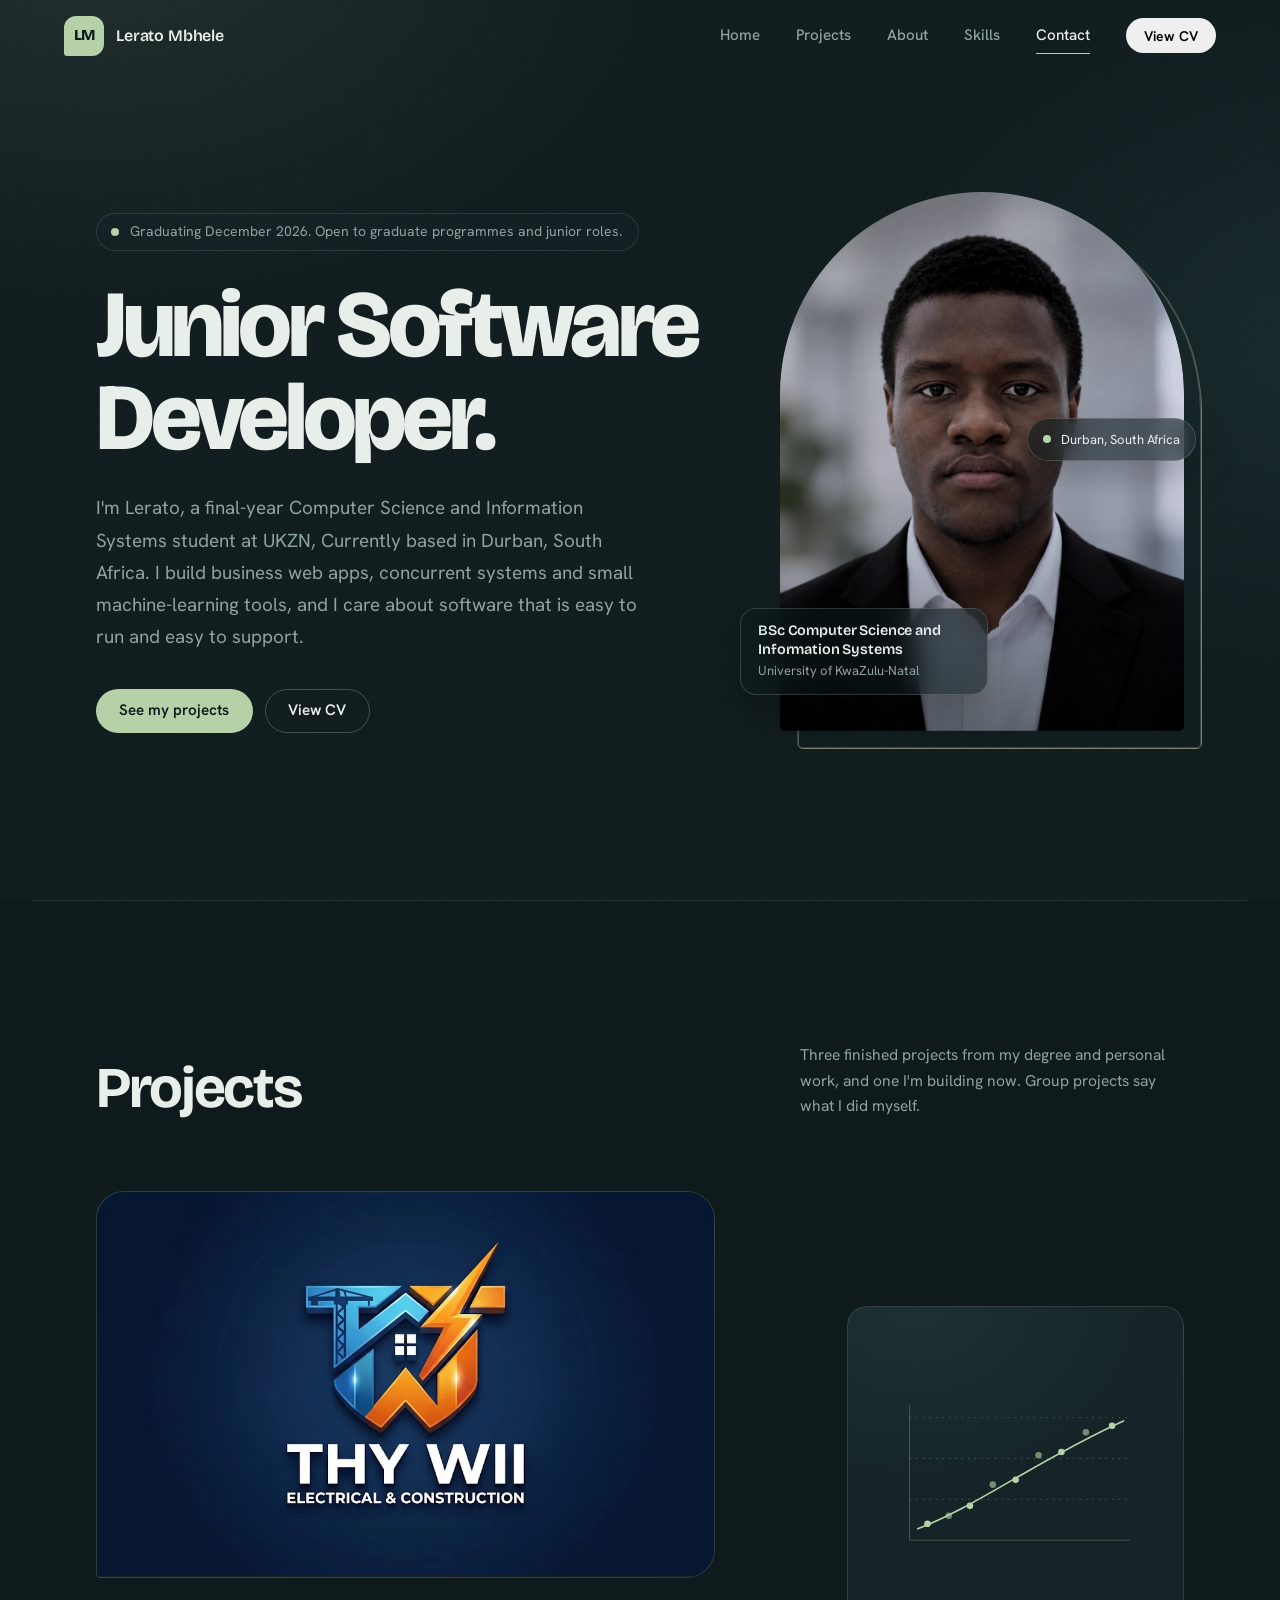
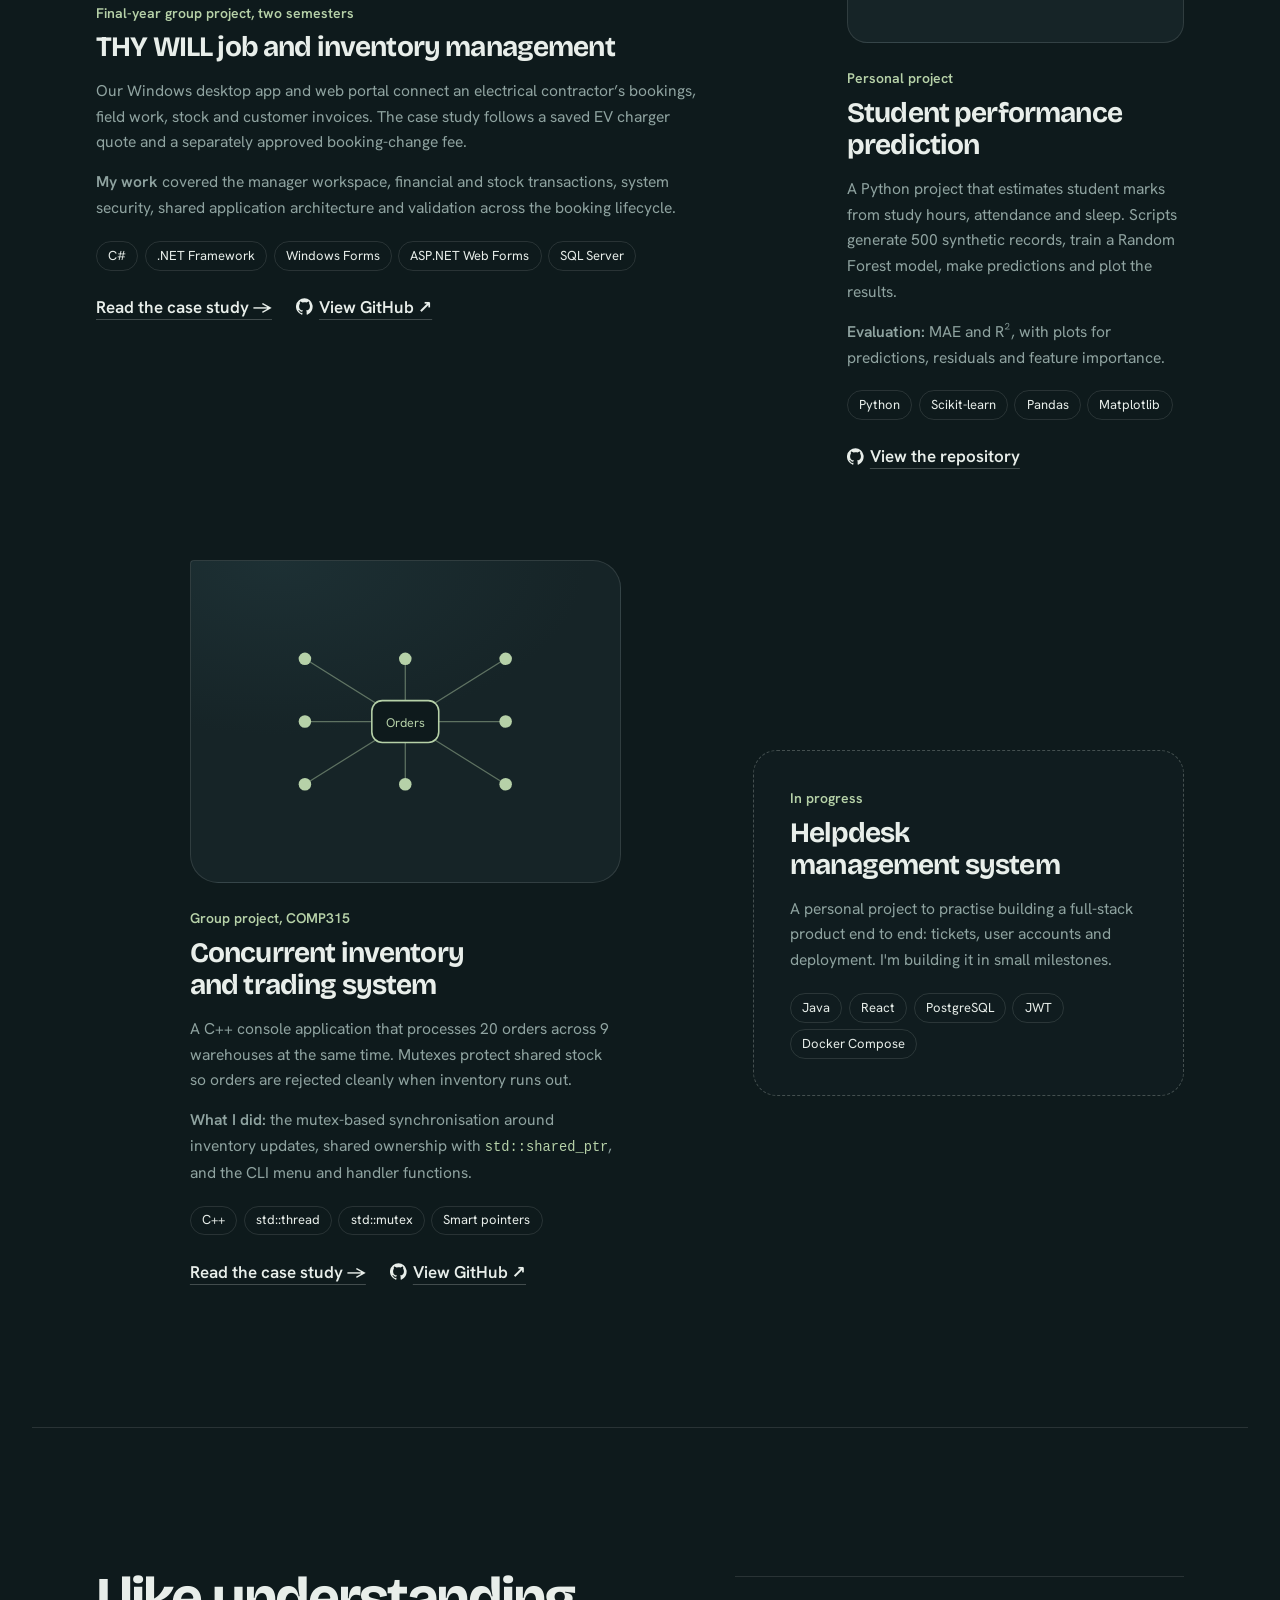
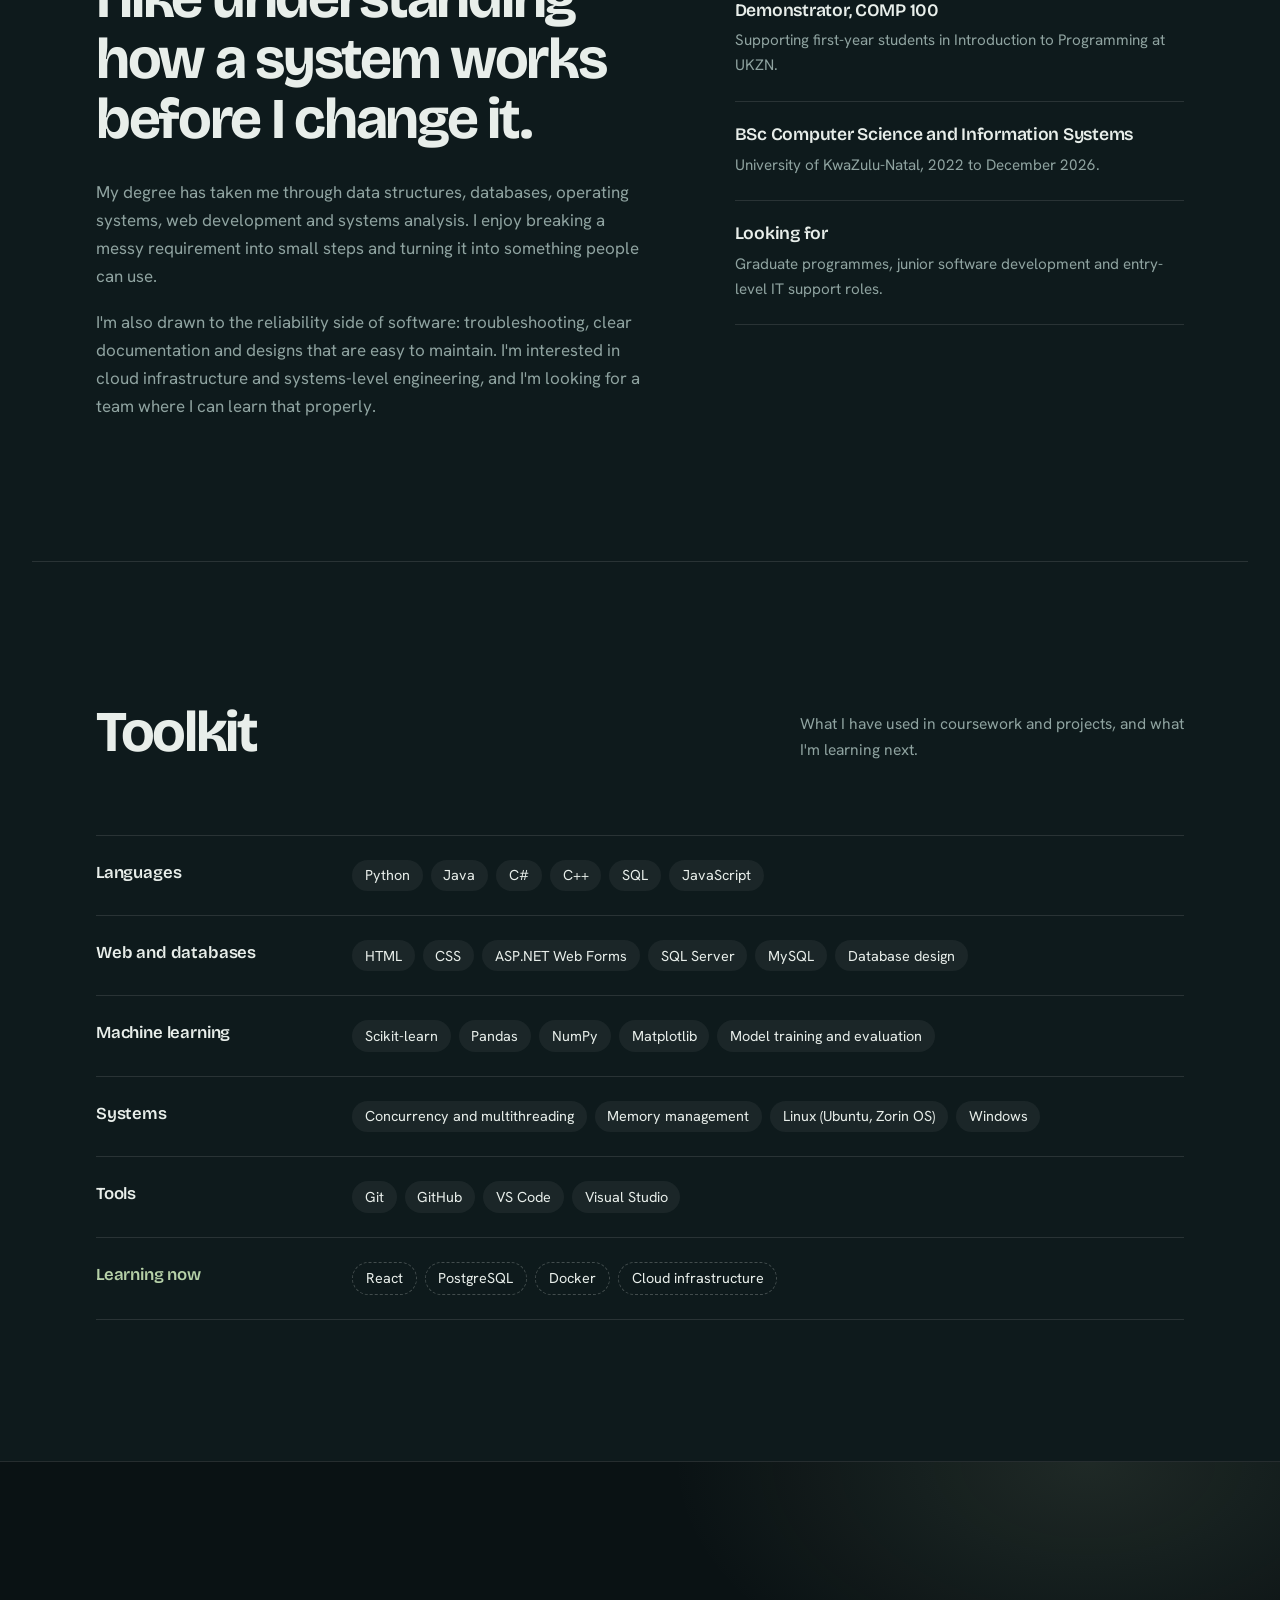
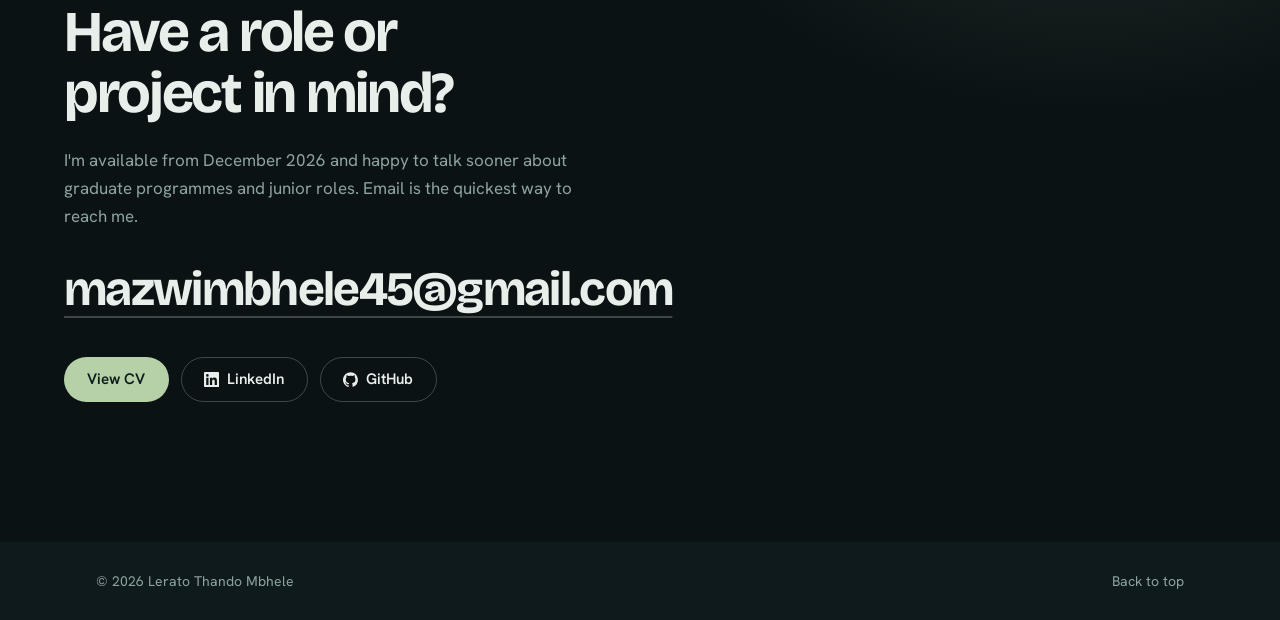
<file: index.html>
<!doctype html>
<html lang="en">
<head>
  <meta charset="utf-8">
  <meta name="viewport" content="width=device-width, initial-scale=1">
  <title>Lerato Mbhele | Software Developer</title>
  <meta name="description" content="Portfolio of Lerato Mbhele, a final-year Computer Science and Information Systems student at UKZN looking for graduate programmes and junior software roles.">
  <meta name="theme-color" content="#0e1a1c">
  <meta property="og:title" content="Lerato Mbhele | Software Developer">
  <meta property="og:description" content="Final-year CS and IS student in Durban. Business web apps, concurrent systems in C++, and machine learning in Python.">
  <meta property="og:image" content="assets/lerato.png">
  <link rel="icon" href="data:image/svg+xml,%3Csvg xmlns='http://www.w3.org/2000/svg' viewBox='0 0 64 64'%3E%3Crect width='64' height='64' rx='16' fill='%230e1a1c'/%3E%3Cpath d='M18 16v32h16M40 48V16l8 16 8-16v32' fill='none' stroke='%23b6d1a8' stroke-width='5' stroke-linecap='round' stroke-linejoin='round' transform='translate(-6 0)'/%3E%3C/svg%3E">

  <!-- Marks the page as JS-capable before first paint, so reveal animations never hide content for no-JS visitors -->
  <script>document.documentElement.classList.add('js');</script>

  <link rel="preconnect" href="https://fonts.googleapis.com">
  <link rel="preconnect" href="https://fonts.gstatic.com" crossorigin>
  <link href="https://fonts.googleapis.com/css2?family=Bricolage+Grotesque:opsz,wght@12..96,500..800&family=Hanken+Grotesk:wght@400;500;600&display=swap" rel="stylesheet">
  <link rel="stylesheet" href="styles.css">
</head>
<body>
  <a class="skip-link" href="#main">Skip to content</a>

  <header class="site-header" id="top">
    <a class="brand" href="#top" aria-label="Lerato Mbhele, back to top">
      <span class="brand-mark" aria-hidden="true">LM</span>
      <span class="brand-name">Lerato Mbhele</span>
    </a>

    <button class="nav-toggle" type="button" aria-expanded="false" aria-controls="site-nav">
      <span class="nav-toggle-label">Menu</span>
    </button>

    <nav class="site-nav" id="site-nav" aria-label="Main">
      <a href="#main">Home</a>
      <a href="#work">Projects</a>
      <a href="#about">About</a>
      <a href="#skills">Skills</a>
      <a href="#contact">Contact</a>
      <button class="btn btn-small" type="button" data-open-cv>View CV</button>
    </nav>
  </header>

  <main id="main">

    <!-- HERO -->
    <section class="hero" aria-labelledby="hero-title">
      <div class="hero-copy">
        <p class="availability"><span class="pulse" aria-hidden="true"></span>Graduating December 2026. Open to graduate programmes and junior roles.</p>
        <h1 id="hero-title">Junior Software Developer.</h1>
        <p class="hero-intro">I'm Lerato, a final-year Computer Science and Information Systems student at UKZN, Currently based in Durban, South Africa. I build business web apps, concurrent systems and small machine-learning tools, and I care about software that is easy to run and easy to support.</p>
        <div class="hero-actions">
          <a class="btn btn-primary" href="#work">See my projects</a>
          <button class="btn btn-ghost" type="button" data-open-cv>View CV</button>
        </div>
      </div>

      <figure class="portrait">
        <div class="portrait-frame">
          <img src="assets/lerato.png" width="960" height="1280" fetchpriority="high" alt="Lerato Mbhele standing on a hillside with headphones around his neck, green hills behind him">
        </div>
        <figcaption class="glass glass-edu">
          <strong>BSc Computer Science and Information Systems</strong>
          <span>University of KwaZulu-Natal</span>
        </figcaption>
        <p class="glass glass-place"><span class="pulse" aria-hidden="true"></span>Durban, South Africa</p>
      </figure>
    </section>

    <!-- WORK -->
    <section class="section work" id="work" aria-labelledby="work-title">
      <header class="section-head" data-reveal>
        <h2 id="work-title">Projects</h2>
        <p>Three finished projects from my degree and personal work, and one I'm building now. Group projects say what I did myself.</p>
      </header>

      <div class="work-grid">

        <article class="project p-thywill">
          <div class="plate plate-thywill" data-reveal>
            <img
              src="assets/ThyWill.png"
              width="1024"
              height="637"
              alt="THY WILL Electrical and Construction"
              loading="lazy"
            >
          </div>
          <div class="project-body" data-reveal>
            <p class="project-kind">Final-year group project, two semesters</p>
            <h3>THY WILL job and inventory management</h3>
            <p>Our Windows desktop app and web portal connect an electrical contractor’s bookings, field work, stock and customer invoices. The case study follows a saved EV charger quote and a separately approved booking-change fee.</p>
            <p class="contribution"><strong>My work</strong> covered the manager workspace, financial and stock transactions, system security, shared application architecture and validation across the booking lifecycle.</p>
            <ul class="tags" aria-label="Technologies">
              <li>C#</li><li>.NET Framework</li><li>Windows Forms</li><li>ASP.NET Web Forms</li><li>SQL Server</li>
            </ul>
            <div class="project-links">
              <a class="link" href="ThyWill.html">Read the case study &#8594;</a>
              <a class="link" href="https://github.com/Mbhele451/thy-will-job-management" target="_blank" rel="noopener noreferrer"><svg class="link-icon" aria-hidden="true" focusable="false" viewBox="0 0 24 24"><path d="M12 .297a12 12 0 0 0-3.794 23.386c.6.111.82-.261.82-.578v-2.234c-3.338.726-4.042-1.61-4.042-1.61-.546-1.387-1.333-1.756-1.333-1.756-1.09-.745.083-.73.083-.73 1.205.085 1.84 1.237 1.84 1.237 1.07 1.835 2.809 1.305 3.495.998.108-.776.418-1.305.762-1.604-2.665-.303-5.467-1.332-5.467-5.931 0-1.31.469-2.382 1.236-3.222-.124-.303-.536-1.524.117-3.176 0 0 1.008-.323 3.301 1.23a11.51 11.51 0 0 1 3.003-.404c1.02.005 2.047.138 3.003.404 2.291-1.553 3.297-1.23 3.297-1.23.655 1.652.243 2.873.119 3.176.77.84 1.235 1.912 1.235 3.222 0 4.61-2.807 5.625-5.479 5.922.43.372.814 1.103.814 2.222v3.286c0 .319.216.694.825.576A12.003 12.003 0 0 0 12 .297z"/></svg>View GitHub &#8599;</a>
            </div>
          </div>
        </article>

        <article class="project p-ml">
          <div class="plate plate-ml" data-reveal>
            <svg viewBox="0 0 320 220" role="img" aria-label="Scatter of predicted marks rising with study hours">
              <g stroke="currentColor" stroke-width="1" opacity=".35">
                <path d="M30 190H300M30 190V24"/>
                <path d="M30 140H300M30 90H300M30 40H300" stroke-dasharray="2 6"/>
              </g>
              <path d="M40 176C110 150 190 90 292 44" fill="none" stroke="currentColor" stroke-width="2" stroke-linecap="round"/>
              <g fill="currentColor">
                <circle cx="52" cy="170" r="4"/><circle cx="78" cy="160" r="4" opacity=".6"/><circle cx="104" cy="148" r="4"/>
                <circle cx="132" cy="122" r="4" opacity=".6"/><circle cx="160" cy="116" r="4"/><circle cx="188" cy="86" r="4" opacity=".6"/>
                <circle cx="216" cy="82" r="4"/><circle cx="246" cy="58" r="4" opacity=".6"/><circle cx="278" cy="50" r="4"/>
              </g>
            </svg>
          </div>
          <div class="project-body" data-reveal>
            <p class="project-kind">Personal project</p>
            <h3>Student performance prediction</h3>
            <p>A Python project that estimates student marks from study hours, attendance and sleep. Scripts generate 500 synthetic records, train a Random Forest model, make predictions and plot the results.</p>
            <p class="contribution"><strong>Evaluation:</strong> MAE and R², with plots for predictions, residuals and feature importance.</p>
            <ul class="tags" aria-label="Technologies">
              <li>Python</li><li>Scikit-learn</li><li>Pandas</li><li>Matplotlib</li>
            </ul>
            <a class="link" href="https://github.com/Mbhele451/student-performance-prediction" target="_blank" rel="noreferrer"><svg class="link-icon" aria-hidden="true" focusable="false" viewBox="0 0 24 24"><path d="M12 .297a12 12 0 0 0-3.794 23.386c.6.111.82-.261.82-.578v-2.234c-3.338.726-4.042-1.61-4.042-1.61-.546-1.387-1.333-1.756-1.333-1.756-1.09-.745.083-.73.083-.73 1.205.085 1.84 1.237 1.84 1.237 1.07 1.835 2.809 1.305 3.495.998.108-.776.418-1.305.762-1.604-2.665-.303-5.467-1.332-5.467-5.931 0-1.31.469-2.382 1.236-3.222-.124-.303-.536-1.524.117-3.176 0 0 1.008-.323 3.301 1.23a11.51 11.51 0 0 1 3.003-.404c1.02.005 2.047.138 3.003.404 2.291-1.553 3.297-1.23 3.297-1.23.655 1.652.243 2.873.119 3.176.77.84 1.235 1.912 1.235 3.222 0 4.61-2.807 5.625-5.479 5.922.43.372.814 1.103.814 2.222v3.286c0 .319.216.694.825.576A12.003 12.003 0 0 0 12 .297z"/></svg>View the repository</a>
          </div>
        </article>

        <article class="project p-cpp">
          <div class="plate plate-cpp" data-reveal>
            <svg viewBox="0 0 320 200" role="img" aria-label="Nine warehouses feeding one order queue">
              <g fill="none" stroke="currentColor" stroke-width="1.2" opacity=".45">
                <path d="M64 40L160 100M160 40V100M256 40L160 100M64 100L160 100M256 100L160 100M64 160L160 100M160 160V100M256 160L160 100"/>
              </g>
              <g fill="currentColor">
                <circle cx="64" cy="40" r="6"/><circle cx="160" cy="40" r="6"/><circle cx="256" cy="40" r="6"/>
                <circle cx="64" cy="100" r="6"/><circle cx="256" cy="100" r="6"/>
                <circle cx="64" cy="160" r="6"/><circle cx="160" cy="160" r="6"/><circle cx="256" cy="160" r="6"/>
              </g>
              <rect x="128" y="80" width="64" height="40" rx="10" fill="#0e1a1c" stroke="currentColor" stroke-width="1.5"/>
              <text x="160" y="105" text-anchor="middle" fill="currentColor" font-family="Hanken Grotesk, sans-serif" font-size="12">Orders</text>
            </svg>
          </div>
          <div class="project-body" data-reveal>
            <p class="project-kind">Group project, COMP315</p>
            <h3>Concurrent inventory and trading system</h3>
            <p>A C++ console application that processes 20 orders across 9 warehouses at the same time. Mutexes protect shared stock so orders are rejected cleanly when inventory runs out.</p>
            <p class="contribution"><strong>What I did:</strong> the mutex-based synchronisation around inventory updates, shared ownership with <code>std::shared_ptr</code>, and the CLI menu and handler functions.</p>
            <ul class="tags" aria-label="Technologies">
              <li>C++</li><li>std::thread</li><li>std::mutex</li><li>Smart pointers</li>
            </ul>
            
          </div>
          <div class="project-links">
              <a class="link" href="stationaryhub.html">
                Read the case study →
              </a>

              <a
                class="link"
                href="https://github.com/Mbhele451/StationaryHub-Inventory-System"
                target="_blank"
                rel="noopener noreferrer"
              >
                <svg class="link-icon" aria-hidden="true" focusable="false" viewBox="0 0 24 24"><path d="M12 .297a12 12 0 0 0-3.794 23.386c.6.111.82-.261.82-.578v-2.234c-3.338.726-4.042-1.61-4.042-1.61-.546-1.387-1.333-1.756-1.333-1.756-1.09-.745.083-.73.083-.73 1.205.085 1.84 1.237 1.84 1.237 1.07 1.835 2.809 1.305 3.495.998.108-.776.418-1.305.762-1.604-2.665-.303-5.467-1.332-5.467-5.931 0-1.31.469-2.382 1.236-3.222-.124-.303-.536-1.524.117-3.176 0 0 1.008-.323 3.301 1.23a11.51 11.51 0 0 1 3.003-.404c1.02.005 2.047.138 3.003.404 2.291-1.553 3.297-1.23 3.297-1.23.655 1.652.243 2.873.119 3.176.77.84 1.235 1.912 1.235 3.222 0 4.61-2.807 5.625-5.479 5.922.43.372.814 1.103.814 2.222v3.286c0 .319.216.694.825.576A12.003 12.003 0 0 0 12 .297z"/></svg>View GitHub ↗
              </a>
            </div>
        </article>

        <article class="project p-next" data-reveal>
          <p class="project-kind">In progress</p>
          <h3>Helpdesk management system</h3>
          <p>A personal project to practise building a full-stack product end to end: tickets, user accounts and deployment. I'm building it in small milestones.</p>
          <ul class="tags" aria-label="Planned technologies">
            <li>Java</li><li>React</li><li>PostgreSQL</li><li>JWT</li><li>Docker Compose</li>
          </ul>
        </article>

      </div>
    </section>

    <!-- ABOUT -->
    <section class="section about" id="about" aria-labelledby="about-title">
      <div class="about-copy" data-reveal>
        <h2 id="about-title">I like understanding how a system works before I change it.</h2>
        <p>My degree has taken me through data structures, databases, operating systems, web development and systems analysis. I enjoy breaking a messy requirement into small steps and turning it into something people can use.</p>
        <p>I'm also drawn to the reliability side of software: troubleshooting, clear documentation and designs that are easy to maintain. I'm interested in cloud infrastructure and systems-level engineering, and I'm looking for a team where I can learn that properly.</p>
      </div>

      <aside class="about-facts" aria-label="Education and experience" data-reveal>
        <div class="fact">
          <h3>Demonstrator, COMP 100</h3>
          <p>Supporting first-year students in Introduction to Programming at UKZN.</p>
        </div>
        <div class="fact">
          <h3>BSc Computer Science and Information Systems</h3>
          <p>University of KwaZulu-Natal, 2022 to December 2026.</p>
        </div>
        <div class="fact">
          <h3>Looking for</h3>
          <p>Graduate programmes, junior software development and entry-level IT support roles.</p>
        </div>
      </aside>
    </section>

    <!-- SKILLS -->
    <section class="section skills" id="skills" aria-labelledby="skills-title">
      <header class="section-head" data-reveal>
        <h2 id="skills-title">Toolkit</h2>
        <p>What I have used in coursework and projects, and what I'm learning next.</p>
      </header>

      <dl class="skill-list">
        <div class="skill-row" data-reveal><dt>Languages</dt><dd><ul><li>Python</li><li>Java</li><li>C#</li><li>C++</li><li>SQL</li><li>JavaScript</li></ul></dd></div>
        <div class="skill-row" data-reveal><dt>Web and databases</dt><dd><ul><li>HTML</li><li>CSS</li><li>ASP.NET Web Forms</li><li>SQL Server</li><li>MySQL</li><li>Database design</li></ul></dd></div>
        <div class="skill-row" data-reveal><dt>Machine learning</dt><dd><ul><li>Scikit-learn</li><li>Pandas</li><li>NumPy</li><li>Matplotlib</li><li>Model training and evaluation</li></ul></dd></div>
        <div class="skill-row" data-reveal><dt>Systems</dt><dd><ul><li>Concurrency and multithreading</li><li>Memory management</li><li>Linux (Ubuntu, Zorin OS)</li><li>Windows</li></ul></dd></div>
        <div class="skill-row" data-reveal><dt>Tools</dt><dd><ul><li>Git</li><li>GitHub</li><li>VS Code</li><li>Visual Studio</li></ul></dd></div>
        <div class="skill-row skill-row-learning" data-reveal><dt>Learning now</dt><dd><ul><li>React</li><li>PostgreSQL</li><li>Docker</li><li>Cloud infrastructure</li></ul></dd></div>
      </dl>
    </section>

    <!-- CONTACT -->
    <section class="contact" id="contact" aria-labelledby="contact-title">
      <div class="contact-inner" data-reveal>
        <h2 id="contact-title">Have a role or project in mind?</h2>
        <p>I'm available from December 2026 and happy to talk sooner about graduate programmes and junior roles. Email is the quickest way to reach me.</p>
        <a class="contact-email" href="mailto:mazwimbhele45@gmail.com">mazwimbhele45@gmail.com</a>
        <div class="contact-actions">
          <button class="btn btn-primary" type="button" data-open-cv>View CV</button>
          <a class="btn btn-ghost" href="https://www.linkedin.com/in/lerato-mbhele-144969238" target="_blank" rel="noreferrer"><svg class="link-icon" aria-hidden="true" focusable="false" viewBox="0 0 24 24"><path d="M20.45 20.45H16.9v-5.57c0-1.33-.03-3.04-1.85-3.04-1.86 0-2.14 1.45-2.14 2.94v5.67H9.36V9h3.41v1.56h.05a3.74 3.74 0 0 1 3.36-1.85c3.6 0 4.27 2.37 4.27 5.46v6.28zM5.34 7.43a2.06 2.06 0 1 1 0-4.12 2.06 2.06 0 0 1 0 4.12zm1.78 13.02H3.56V9h3.56zM22.23 0H1.77C.79 0 0 .77 0 1.72v20.56C0 23.23.79 24 1.77 24h20.46c.98 0 1.77-.77 1.77-1.72V1.72C24 .77 23.21 0 22.23 0z"/></svg>LinkedIn</a>
          <a class="btn btn-ghost" href="https://github.com/Mbhele451" target="_blank" rel="noreferrer"><svg class="link-icon" aria-hidden="true" focusable="false" viewBox="0 0 24 24"><path d="M12 .297a12 12 0 0 0-3.794 23.386c.6.111.82-.261.82-.578v-2.234c-3.338.726-4.042-1.61-4.042-1.61-.546-1.387-1.333-1.756-1.333-1.756-1.09-.745.083-.73.083-.73 1.205.085 1.84 1.237 1.84 1.237 1.07 1.835 2.809 1.305 3.495.998.108-.776.418-1.305.762-1.604-2.665-.303-5.467-1.332-5.467-5.931 0-1.31.469-2.382 1.236-3.222-.124-.303-.536-1.524.117-3.176 0 0 1.008-.323 3.301 1.23a11.51 11.51 0 0 1 3.003-.404c1.02.005 2.047.138 3.003.404 2.291-1.553 3.297-1.23 3.297-1.23.655 1.652.243 2.873.119 3.176.77.84 1.235 1.912 1.235 3.222 0 4.61-2.807 5.625-5.479 5.922.43.372.814 1.103.814 2.222v3.286c0 .319.216.694.825.576A12.003 12.003 0 0 0 12 .297z"/></svg>GitHub</a>
        </div>
      </div>
    </section>
  </main>

  <footer class="site-footer" data-reveal>
    <span>&copy; <span data-year>2026</span> Lerato Thando Mbhele</span>
    <a href="#main">Back to top</a>
  </footer>

  <!-- CV PREVIEW -->
  <dialog class="cv-dialog" id="cv-dialog" aria-labelledby="cv-title">
    <div class="cv-bar">
      <h2 id="cv-title">Lerato Mbhele, CV</h2>
      <div class="cv-bar-actions">
        <a class="btn btn-primary btn-small" href="assets/Lerato_Mbhele_CV.pdf" download><svg class="link-icon" aria-hidden="true" focusable="false" viewBox="0 0 24 24"><path d="M11 3h2v10.17l3.59-3.58L18 11l-6 6-6-6 1.41-1.41L11 13.17V3zM4 17h2v3h12v-3h2v5H4z"/></svg>Download PDF</a>
        <a class="btn btn-ghost btn-small" href="assets/Lerato_Mbhele_CV.pdf" target="_blank" rel="noreferrer">Open in new tab</a>
        <button class="cv-close" type="button" data-close-cv aria-label="Close CV preview">Close</button>
      </div>
    </div>
    <div class="cv-frame">
      <iframe title="CV preview" data-src="assets/Lerato_Mbhele_CV.pdf#view=FitH"></iframe>
      <p class="cv-fallback">Your browser can't show the PDF here. <a href="assets/Lerato_Mbhele_CV.pdf" download><svg class="link-icon" aria-hidden="true" focusable="false" viewBox="0 0 24 24"><path d="M11 3h2v10.17l3.59-3.58L18 11l-6 6-6-6 1.41-1.41L11 13.17V3zM4 17h2v3h12v-3h2v5H4z"/></svg>Download the CV</a> instead.</p>
    </div>
  </dialog>

  <script src="script.js" defer></script>
</body>
</html>
</file>
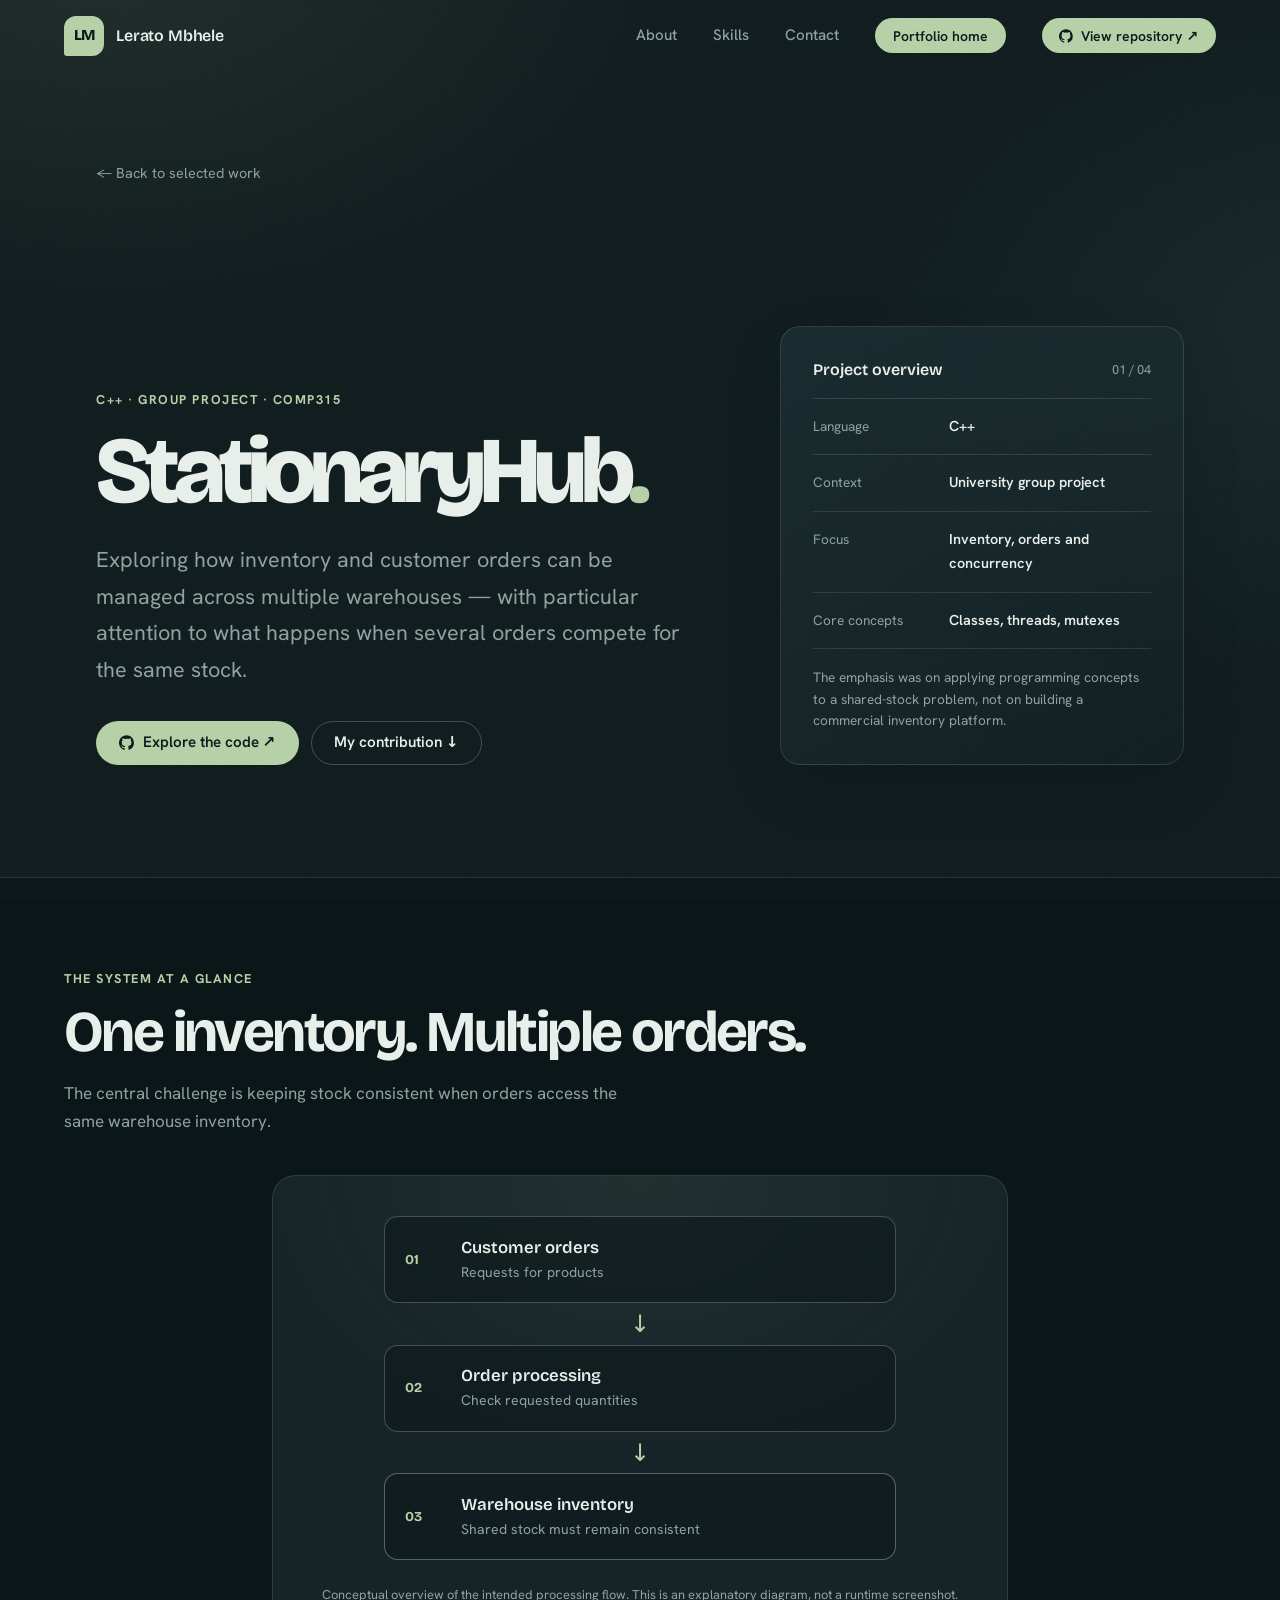
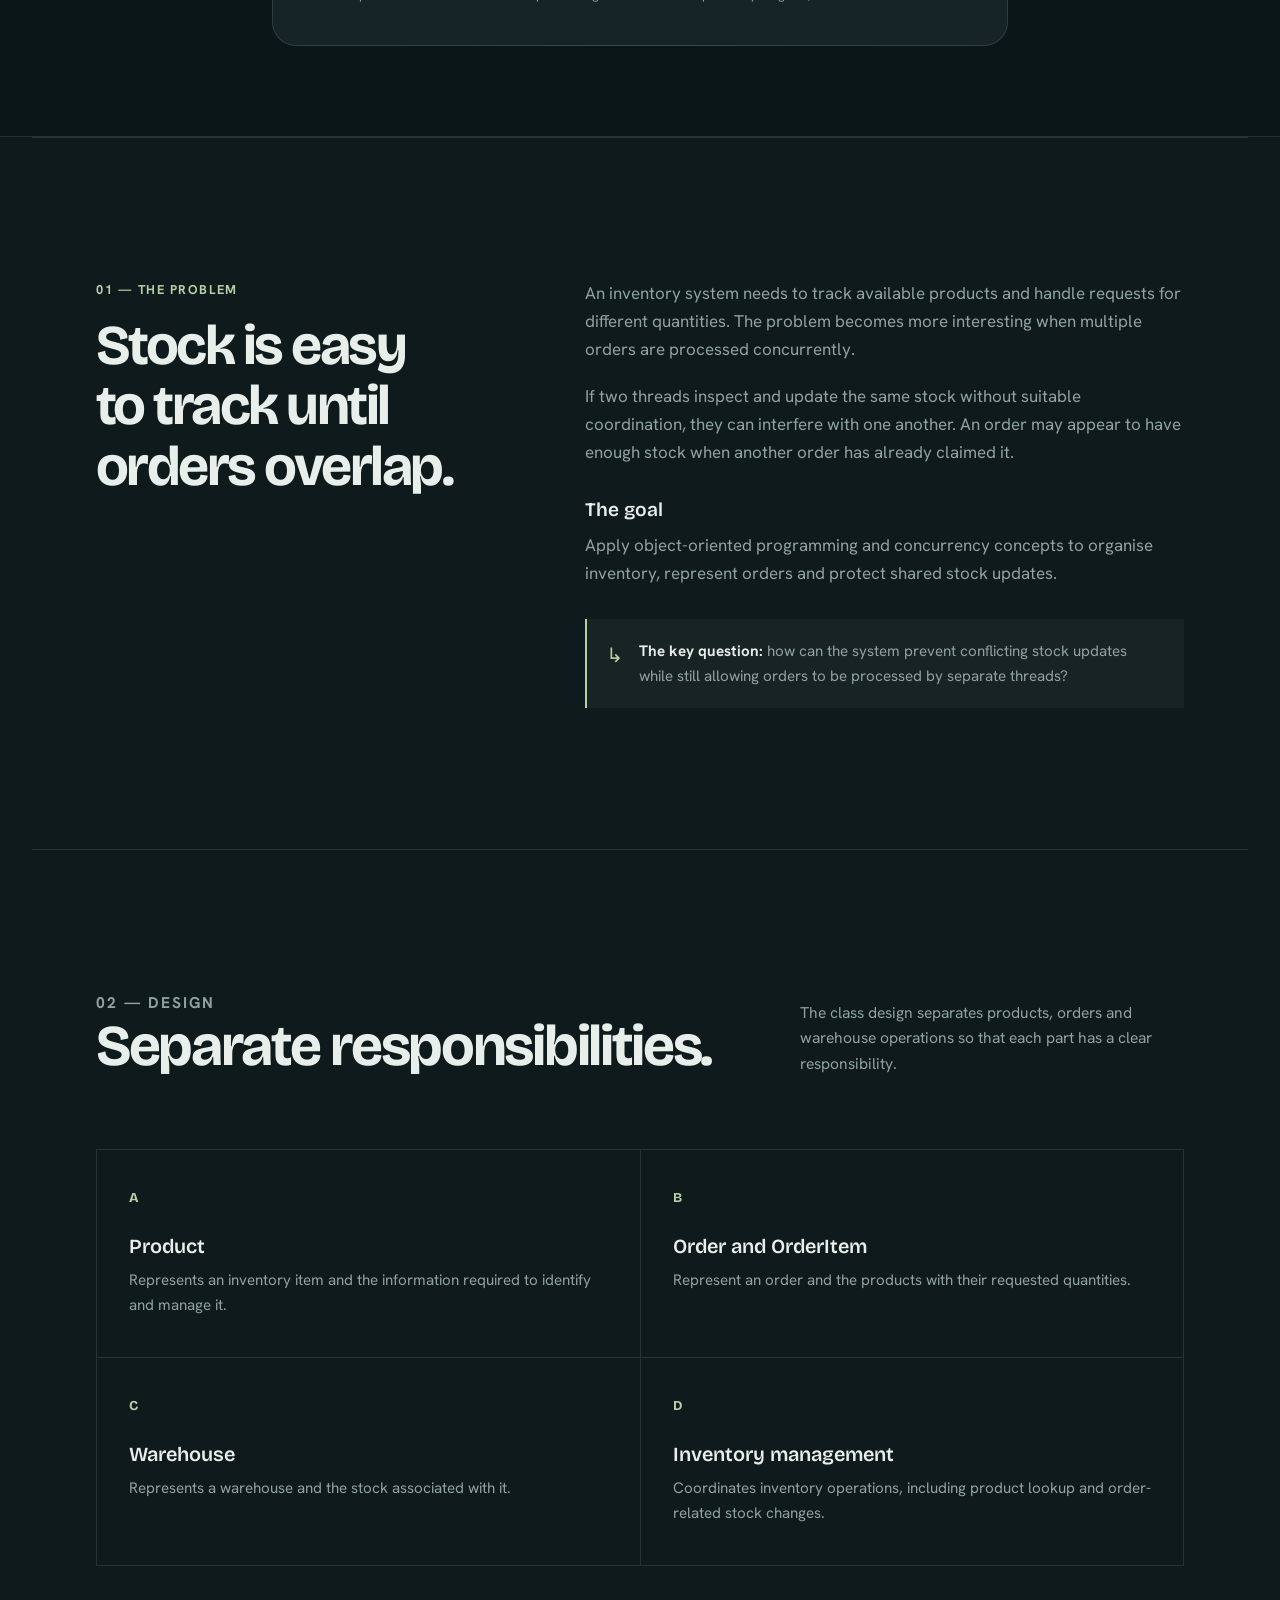
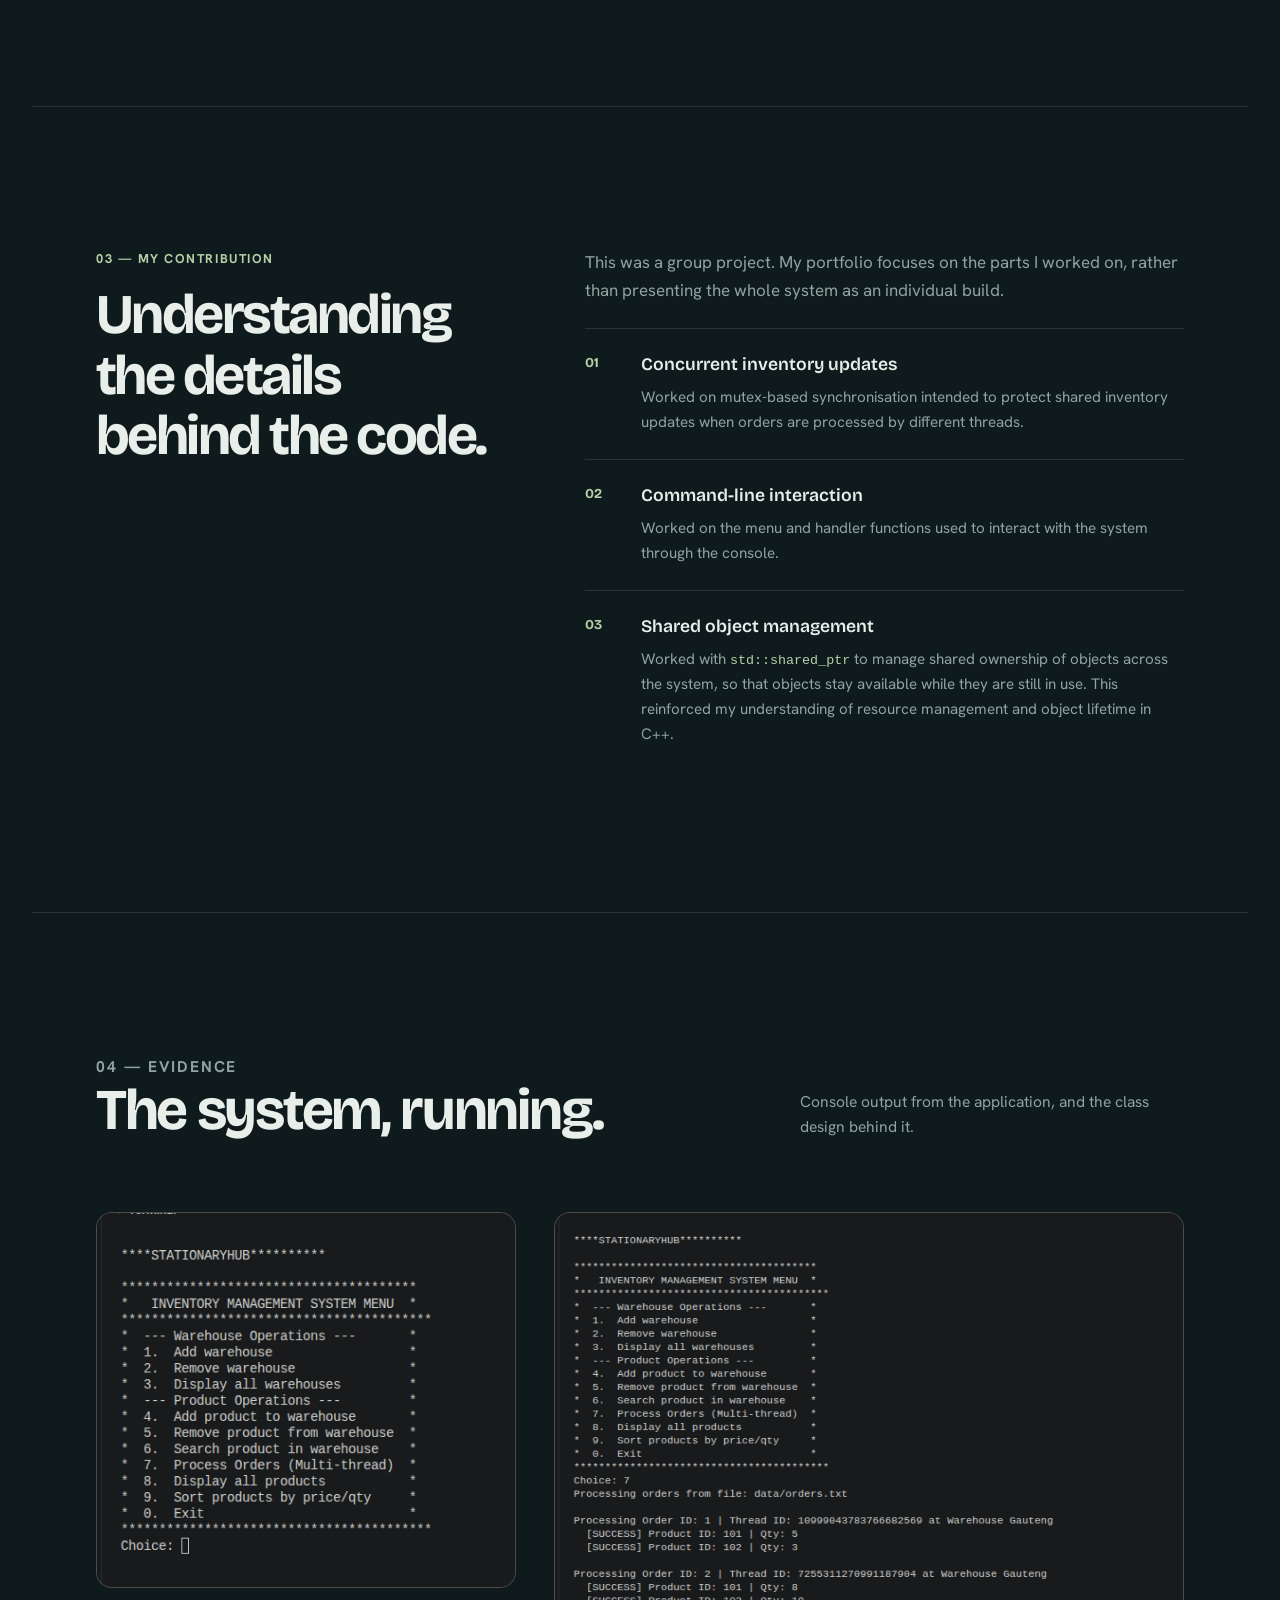
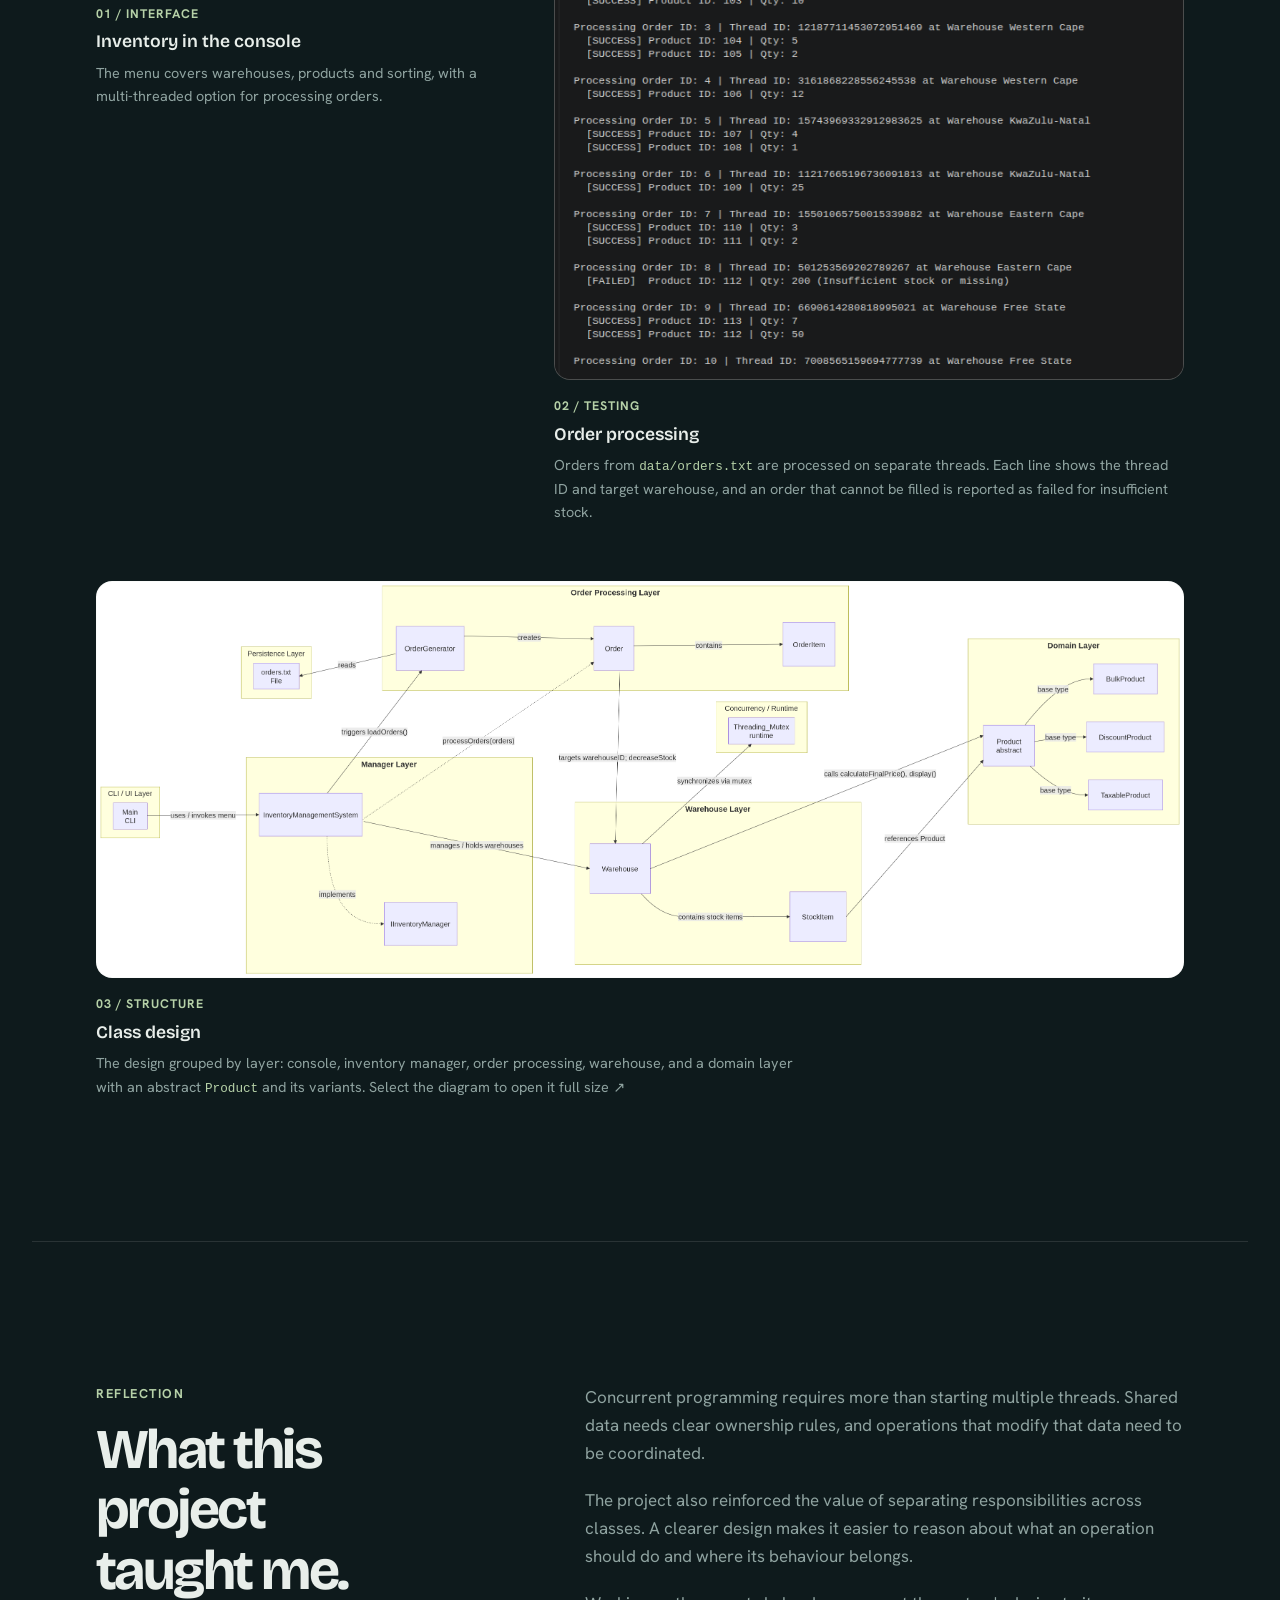
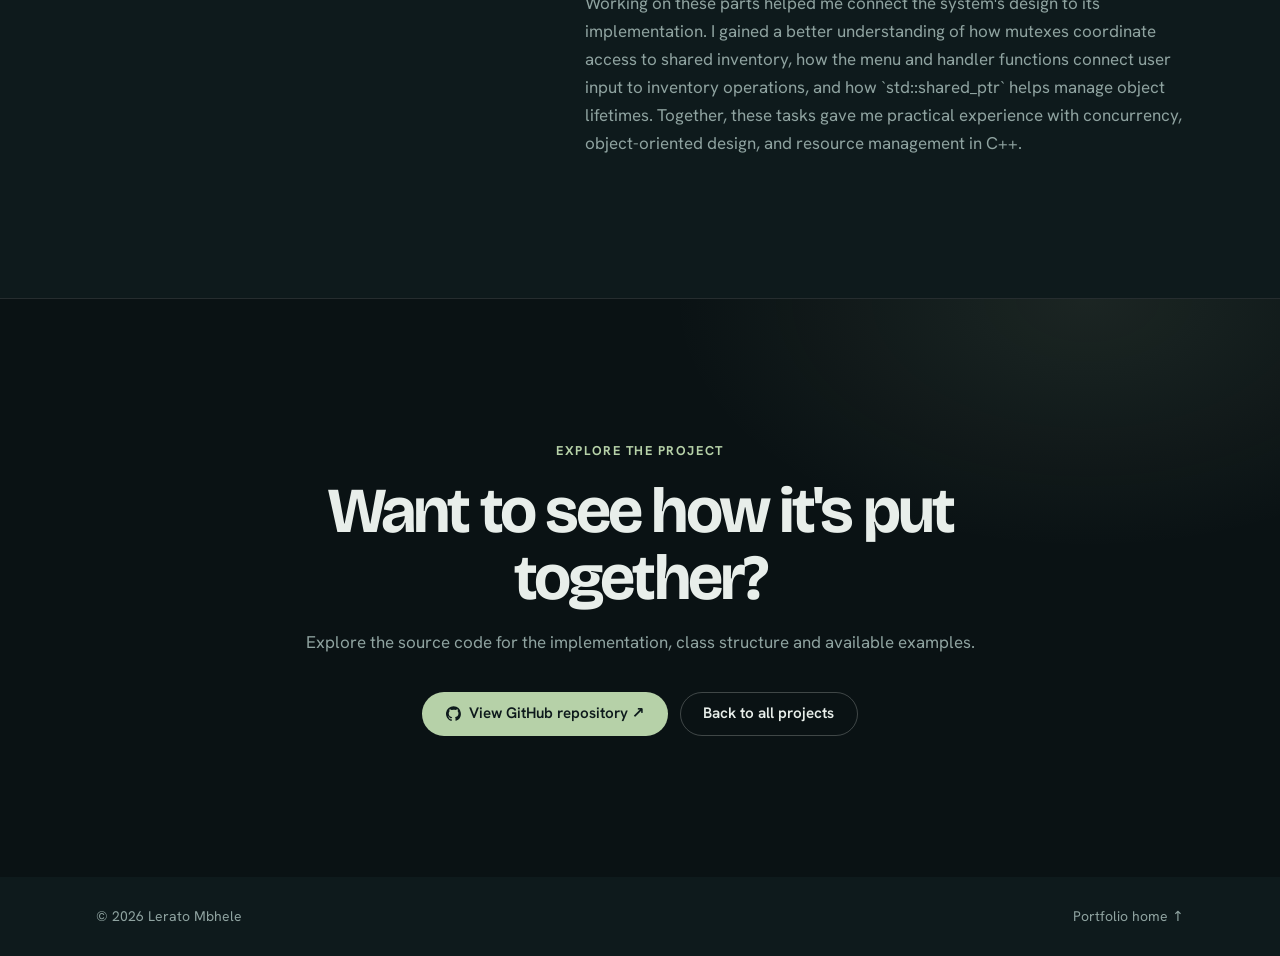
<file: stationaryhub.html>
<!DOCTYPE html>
<html lang="en">
<head>
  <meta charset="UTF-8">
  <meta name="viewport" content="width=device-width, initial-scale=1">
  <meta name="theme-color" content="#0e1a1c">

  <title>StationaryHub | Lerato Mbhele</title>
  <meta
    name="description"
    content="A C++ group project exploring inventory management, order processing and concurrent access to shared warehouse stock."
  >

  <link rel="preconnect" href="https://fonts.googleapis.com">
  <link rel="preconnect" href="https://fonts.gstatic.com" crossorigin>
  <link
    href="https://fonts.googleapis.com/css2?family=Bricolage+Grotesque:opsz,wght@12..96,400;12..96,500;12..96,600;12..96,700;12..96,800&family=Hanken+Grotesk:wght@400;500;600;700&display=swap"
    rel="stylesheet"
  >

  <link rel="stylesheet" href="styles.css">
  <script>document.documentElement.classList.add("js");</script>
  <script src="script.js" defer></script>
</head>

<body>
  <a class="skip-link" href="#main">Skip to content</a>

  <header class="site-header">
    <a class="brand" href="index.html" aria-label="Lerato Mbhele, home">
      <span class="brand-mark" aria-hidden="true">LM</span>
      <span class="brand-name">Lerato Mbhele</span>
    </a>

    <button
      class="nav-toggle"
      type="button"
      aria-controls="site-nav"
      aria-expanded="false"
      aria-label="Toggle navigation"
    >
      <span class="nav-toggle-label">Menu</span>
    </button>

    <nav class="site-nav" id="site-nav" aria-label="Main navigation">
      <a href="index.html#about">About</a>
      <a href="index.html#skills">Skills</a>
      <a href="index.html#contact">Contact</a>
      <a class="btn btn-small btn-primary" href="index.html">
        Portfolio home
      </a>
      <a class="btn btn-small btn-primary" href="https://github.com/Mbhele451/StationaryHub-Inventory-System" target="_blank" rel="noopener noreferrer">
        <svg class="link-icon" aria-hidden="true" focusable="false" viewBox="0 0 24 24"><path d="M12 .297a12 12 0 0 0-3.794 23.386c.6.111.82-.261.82-.578v-2.234c-3.338.726-4.042-1.61-4.042-1.61-.546-1.387-1.333-1.756-1.333-1.756-1.09-.745.083-.73.083-.73 1.205.085 1.84 1.237 1.84 1.237 1.07 1.835 2.809 1.305 3.495.998.108-.776.418-1.305.762-1.604-2.665-.303-5.467-1.332-5.467-5.931 0-1.31.469-2.382 1.236-3.222-.124-.303-.536-1.524.117-3.176 0 0 1.008-.323 3.301 1.23a11.51 11.51 0 0 1 3.003-.404c1.02.005 2.047.138 3.003.404 2.291-1.553 3.297-1.23 3.297-1.23.655 1.652.243 2.873.119 3.176.77.84 1.235 1.912 1.235 3.222 0 4.61-2.807 5.625-5.479 5.922.43.372.814 1.103.814 2.222v3.286c0 .319.216.694.825.576A12.003 12.003 0 0 0 12 .297z"/></svg>View repository ↗
      </a>
    </nav>
  </header>

  <main id="main" class="case-study">

    <!-- PROJECT INTRODUCTION -->
    <section class="case-hero">
      <a class="back-link" href="index.html#work">← Back to selected work</a>

      <div class="case-hero-copy" data-reveal>
        <p class="eyebrow">C++ · Group project · COMP315</p>

        <h1>StationaryHub<span class="title-period">.</span></h1>

        <p class="case-lead">
          Exploring how inventory and customer orders can be managed across
          multiple warehouses — with particular attention to what happens
          when several orders compete for the same stock.
        </p>

        <div class="hero-actions">
          <a
            class="btn btn-primary"
            href="https://github.com/Mbhele451/StationaryHub-Inventory-System"
            target="_blank"
            rel="noopener noreferrer"
          >
            <svg class="link-icon" aria-hidden="true" focusable="false" viewBox="0 0 24 24"><path d="M12 .297a12 12 0 0 0-3.794 23.386c.6.111.82-.261.82-.578v-2.234c-3.338.726-4.042-1.61-4.042-1.61-.546-1.387-1.333-1.756-1.333-1.756-1.09-.745.083-.73.083-.73 1.205.085 1.84 1.237 1.84 1.237 1.07 1.835 2.809 1.305 3.495.998.108-.776.418-1.305.762-1.604-2.665-.303-5.467-1.332-5.467-5.931 0-1.31.469-2.382 1.236-3.222-.124-.303-.536-1.524.117-3.176 0 0 1.008-.323 3.301 1.23a11.51 11.51 0 0 1 3.003-.404c1.02.005 2.047.138 3.003.404 2.291-1.553 3.297-1.23 3.297-1.23.655 1.652.243 2.873.119 3.176.77.84 1.235 1.912 1.235 3.222 0 4.61-2.807 5.625-5.479 5.922.43.372.814 1.103.814 2.222v3.286c0 .319.216.694.825.576A12.003 12.003 0 0 0 12 .297z"/></svg>Explore the code ↗
          </a>
          <a class="btn btn-ghost" href="#my-contribution">
            My contribution ↓
          </a>
        </div>
      </div>

      <div class="case-summary" data-reveal>
        <div class="summary-top">
          <span class="summary-label">Project overview</span>
          <span class="summary-index">01 / 04</span>
        </div>

        <dl class="summary-list">
          <div>
            <dt>Language</dt>
            <dd>C++</dd>
          </div>
          <div>
            <dt>Context</dt>
            <dd>University group project</dd>
          </div>
          <div>
            <dt>Focus</dt>
            <dd>Inventory, orders and concurrency</dd>
          </div>
          <div>
            <dt>Core concepts</dt>
            <dd>Classes, threads, mutexes</dd>
          </div>
        </dl>

        <p class="summary-note">
          The emphasis was on applying programming concepts to a shared-stock
          problem, not on building a commercial inventory platform.
        </p>
      </div>
    </section>

    <!-- PROJECT VISUAL -->
    <section class="case-visual-section" aria-labelledby="visual-title">
      <div class="case-visual-heading" data-reveal>
        <p class="eyebrow">The system at a glance</p>
        <h2 id="visual-title">One inventory. Multiple orders.</h2>
        <p>
          The central challenge is keeping stock consistent when orders
          access the same warehouse inventory.
        </p>
      </div>

      <figure class="system-visual" data-reveal>
        <div class="system-node system-input">
          <span class="system-node-number">01</span>
          <strong>Customer orders</strong>
          <span>Requests for products</span>
        </div>

        <div class="system-connector" aria-hidden="true">
          <span>↓</span>
        </div>

        <div class="system-node system-process">
          <span class="system-node-number">02</span>
          <strong>Order processing</strong>
          <span>Check requested quantities</span>
        </div>

        <div class="system-connector" aria-hidden="true">
          <span>↓</span>
        </div>

        <div class="system-node system-stock">
          <span class="system-node-number">03</span>
          <strong>Warehouse inventory</strong>
          <span>Shared stock must remain consistent</span>
        </div>

        <figcaption>
          Conceptual overview of the intended processing flow. This is an
          explanatory diagram, not a runtime screenshot.
        </figcaption>
      </figure>
    </section>

    <!-- PROBLEM AND APPROACH -->
    <section class="section case-section" id="approach">
      <div class="case-two-column">
        <div class="case-sticky-heading" data-reveal>
          <p class="eyebrow">01 — The problem</p>
          <h2>Stock is easy to track until orders overlap.</h2>
        </div>

        <div class="case-prose" data-reveal>
          <p>
            An inventory system needs to track available products and handle
            requests for different quantities. The problem becomes more
            interesting when multiple orders are processed concurrently.
          </p>

          <p>
            If two threads inspect and update the same stock without suitable
            coordination, they can interfere with one another. An order may
            appear to have enough stock when another order has already
            claimed it.
          </p>

          <h3>The goal</h3>
          <p>
            Apply object-oriented programming and concurrency concepts to
            organise inventory, represent orders and protect shared stock
            updates.
          </p>

          <div class="insight">
            <span class="insight-mark" aria-hidden="true">↳</span>
            <p>
              <strong>The key question:</strong> how can the system prevent
              conflicting stock updates while still allowing orders to be
              processed by separate threads?
            </p>
          </div>
        </div>
      </div>
    </section>

    <!-- ARCHITECTURE -->
    <section class="section case-section" id="architecture">
      <div class="section-head" data-reveal>
        <div>
          <p class="eyebrow">02 — Design</p>
          <h2>Separate responsibilities.</h2>
        </div>
        <p>
          The class design separates products, orders and warehouse
          operations so that each part has a clear responsibility.
        </p>
      </div>

      <div class="architecture-grid">
        <article class="architecture-item" data-reveal>
          <span class="architecture-index">A</span>
          <h3>Product</h3>
          <p>
            Represents an inventory item and the information required to
            identify and manage it.
          </p>
        </article>

        <article class="architecture-item" data-reveal>
          <span class="architecture-index">B</span>
          <h3>Order and OrderItem</h3>
          <p>
            Represent an order and the products with their requested
            quantities.
          </p>
        </article>

        <article class="architecture-item" data-reveal>
          <span class="architecture-index">C</span>
          <h3>Warehouse</h3>
          <p>
            Represents a warehouse and the stock associated with it.
          </p>
        </article>

        <article class="architecture-item" data-reveal>
          <span class="architecture-index">D</span>
          <h3>Inventory management</h3>
          <p>
            Coordinates inventory operations, including product lookup and
            order-related stock changes.
          </p>
        </article>
      </div>
    </section>

    <!-- CONTRIBUTION -->
    <section class="section case-section" id="my-contribution">
      <div class="case-two-column">
        <div class="case-sticky-heading" data-reveal>
          <p class="eyebrow">03 — My contribution</p>
          <h2>Understanding the details behind the code.</h2>
        </div>

        <div class="case-prose" data-reveal>
          <p>
            This was a group project. My portfolio focuses on the parts I
            worked on, rather than presenting the whole system as an
            individual build.
          </p>

          <div class="contribution-item">
            <span class="contribution-number">01</span>
            <div>
              <h3>Concurrent inventory updates</h3>
              <p>
                Worked on mutex-based synchronisation intended to protect
                shared inventory updates when orders are processed by
                different threads.
              </p>
            </div>
          </div>

          <div class="contribution-item">
            <span class="contribution-number">02</span>
            <div>
              <h3>Command-line interaction</h3>
              <p>
                Worked on the menu and handler functions used to interact
                with the system through the console.
              </p>
            </div>
          </div>

          <div class="contribution-item">
            <span class="contribution-number">03</span>
            <div>
              <h3>Shared object management</h3>
              <p>
                Worked with <code>std::shared_ptr</code> to manage shared
                ownership of objects across the system, so that objects
                stay available while they are still in use. This
                reinforced my understanding of resource management and
                object lifetime in C++.
              </p>
            </div>
          </div>
        </div>
      </div>
    </section>

    <!-- EVIDENCE / SCREENSHOTS -->
    <section class="section case-section" id="evidence">
      <div class="section-head" data-reveal>
        <div>
          <p class="eyebrow">04 — Evidence</p>
          <h2>The system, running.</h2>
        </div>
        <p>
          Console output from the application, and the class design
          behind it.
        </p>
      </div>

      <div class="evidence-grid">
        <figure class="evidence-item evidence-menu" data-reveal>
          <div class="evidence-image evidence-terminal">
            <img
              src="assets/inventory-demo.png"
              width="441"
              height="394"
              alt="StationaryHub console menu listing warehouse operations, product operations, multi-threaded order processing and exit"
              loading="lazy"
            >
          </div>
          <figcaption>
            <span class="evidence-label">01 / Interface</span>
            <strong>Inventory in the console</strong>
            <span class="evidence-desc">
              The menu covers warehouses, products and sorting, with a
              multi-threaded option for processing orders.
            </span>
          </figcaption>
        </figure>

        <figure class="evidence-item evidence-orders" data-reveal>
          <div class="evidence-image evidence-terminal">
            <img
              src="assets/concurrent-orders.png"
              width="706"
              height="861"
              alt="Console output of orders read from data/orders.txt, each handled on its own thread and logged as success or failure"
              loading="lazy"
            >
          </div>
          <figcaption>
            <span class="evidence-label">02 / Testing</span>
            <strong>Order processing</strong>
            <span class="evidence-desc">
              Orders from <code>data/orders.txt</code> are processed on
              separate threads. Each line shows the thread ID and target
              warehouse, and an order that cannot be filled is reported as
              failed for insufficient stock.
            </span>
          </figcaption>
        </figure>

        <figure class="evidence-item evidence-diagram" data-reveal>
          <div class="evidence-image evidence-diagram-frame">
            <a
              href="assets/class-design.png"
              target="_blank"
              rel="noopener noreferrer"
              aria-label="Open the StationaryHub class diagram at full size in a new tab"
            >
              <img
                src="assets/class-design.png"
                width="3035"
                height="1104"
                alt="Class diagram grouping StationaryHub into CLI, manager, order processing, warehouse, persistence, concurrency and domain layers"
                loading="lazy"
              >
            </a>
          </div>
          <figcaption>
            <span class="evidence-label">03 / Structure</span>
            <strong>Class design</strong>
            <span class="evidence-desc">
              The design grouped by layer: console, inventory manager,
              order processing, warehouse, and a domain layer with an
              abstract <code>Product</code> and its variants. Select the
              diagram to open it full&nbsp;size&nbsp;↗
            </span>
          </figcaption>
        </figure>
      </div>
    </section>

    <!-- LESSONS -->
    <section class="section case-section">
      <div class="case-two-column">
        <div class="case-sticky-heading" data-reveal>
          <p class="eyebrow">Reflection</p>
          <h2>What this project taught me.</h2>
        </div>

        <div class="case-prose" data-reveal>
          <p>
            Concurrent programming requires more than starting multiple
            threads. Shared data needs clear ownership rules, and operations
            that modify that data need to be coordinated.
          </p>

          <p>
            The project also reinforced the value of separating
            responsibilities across classes. A clearer design makes it
            easier to reason about what an operation should do and where
            its behaviour belongs.
          </p>

          <p>
            Working on these parts helped me connect the system's design to its implementation. 
            I gained a better understanding of how mutexes coordinate access to shared inventory, 
            how the menu and handler functions connect user input to inventory operations, 
            and how `std::shared_ptr` helps manage object lifetimes. 
            Together, these tasks gave me practical experience with concurrency, object-oriented design, and resource management in C++.
          </p>
        </div>
      </div>
    </section>

    <!-- CLOSE -->
    <section class="case-outro" data-reveal>
      <p class="eyebrow">Explore the project</p>
      <h2>Want to see how it's put together?</h2>
      <p>
        Explore the source code for the implementation, class structure
        and available examples.
      </p>

      <div class="hero-actions">
        <a
          class="btn btn-primary"
          href="https://github.com/Mbhele451/StationaryHub-Inventory-System"
          target="_blank"
          rel="noopener noreferrer"
        >
          <svg class="link-icon" aria-hidden="true" focusable="false" viewBox="0 0 24 24"><path d="M12 .297a12 12 0 0 0-3.794 23.386c.6.111.82-.261.82-.578v-2.234c-3.338.726-4.042-1.61-4.042-1.61-.546-1.387-1.333-1.756-1.333-1.756-1.09-.745.083-.73.083-.73 1.205.085 1.84 1.237 1.84 1.237 1.07 1.835 2.809 1.305 3.495.998.108-.776.418-1.305.762-1.604-2.665-.303-5.467-1.332-5.467-5.931 0-1.31.469-2.382 1.236-3.222-.124-.303-.536-1.524.117-3.176 0 0 1.008-.323 3.301 1.23a11.51 11.51 0 0 1 3.003-.404c1.02.005 2.047.138 3.003.404 2.291-1.553 3.297-1.23 3.297-1.23.655 1.652.243 2.873.119 3.176.77.84 1.235 1.912 1.235 3.222 0 4.61-2.807 5.625-5.479 5.922.43.372.814 1.103.814 2.222v3.286c0 .319.216.694.825.576A12.003 12.003 0 0 0 12 .297z"/></svg>View GitHub repository ↗
        </a>
        <a class="btn btn-ghost" href="index.html#work">
          Back to all projects
        </a>
      </div>
    </section>
  </main>

  <footer class="site-footer" data-reveal>
    <p>© <span data-year></span> Lerato Mbhele</p>
    <a href="index.html">Portfolio home ↑</a>
  </footer>
</body>
</html>
</file>
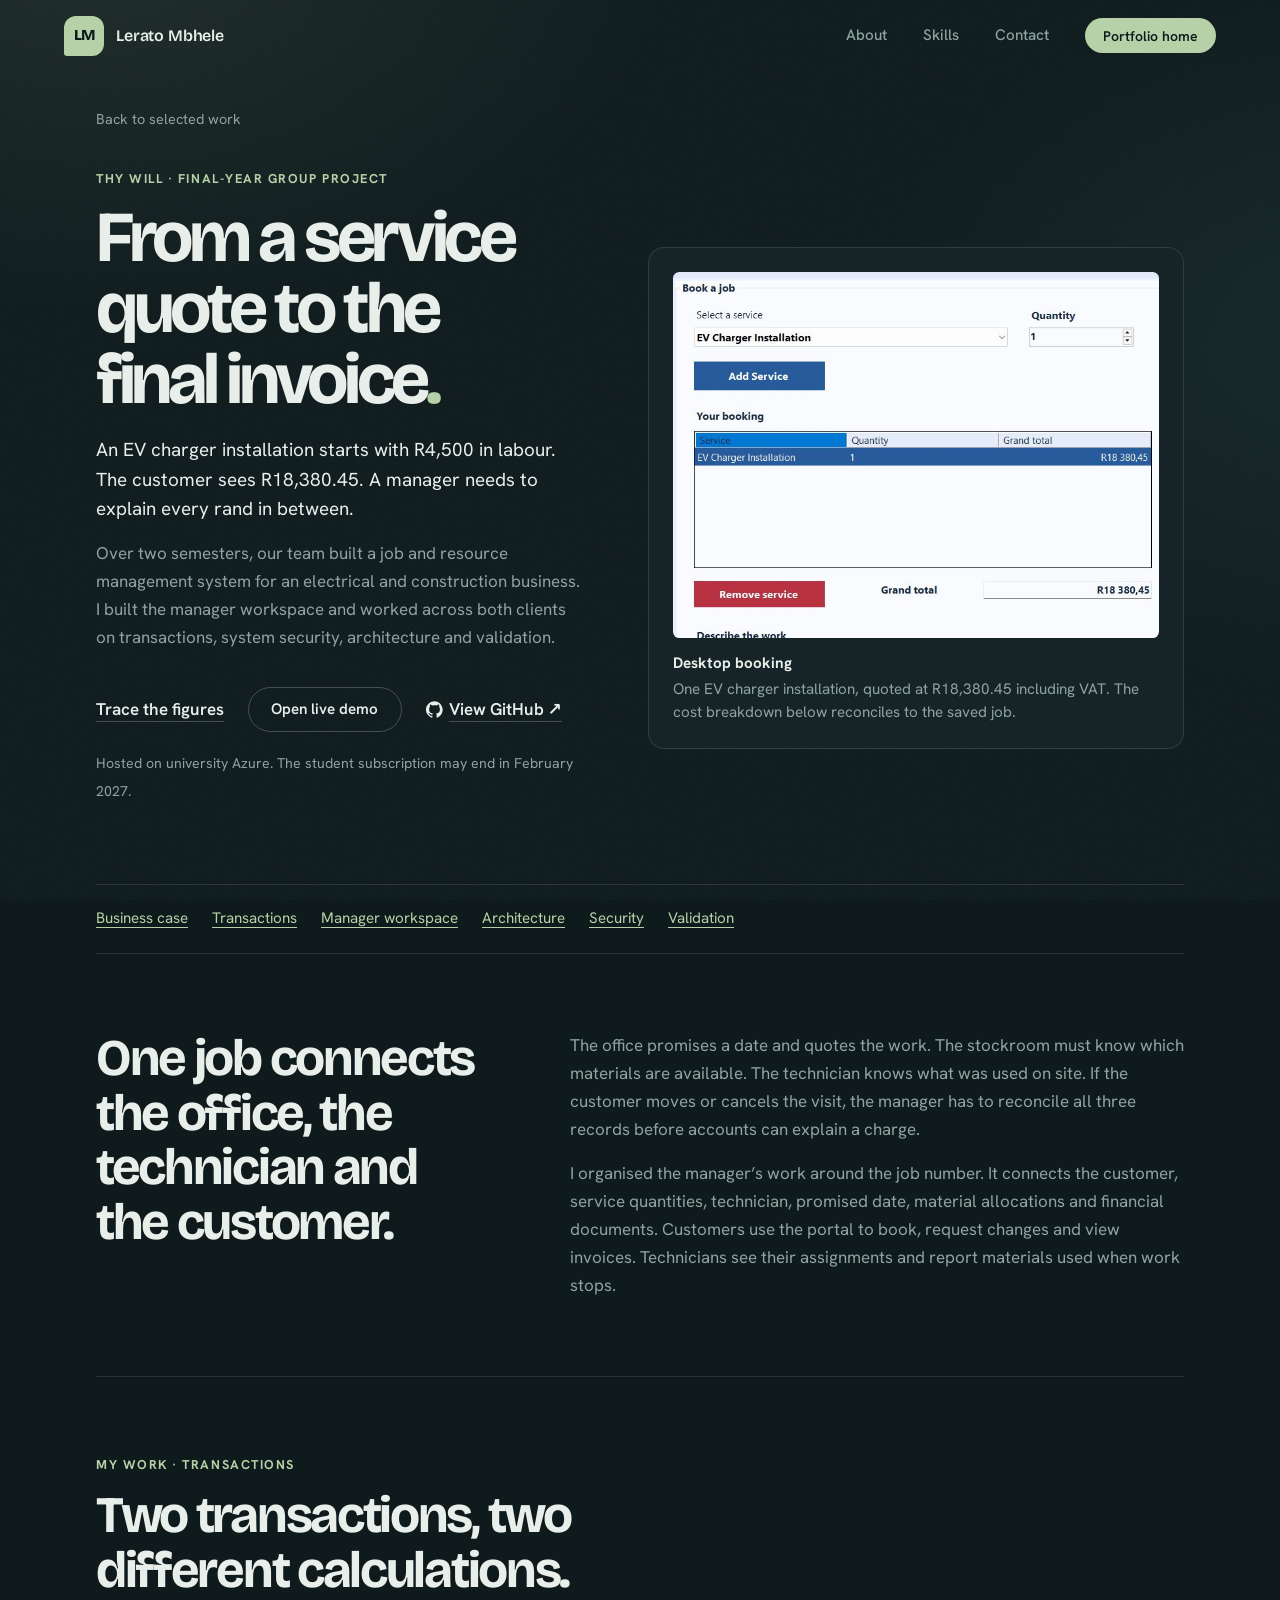
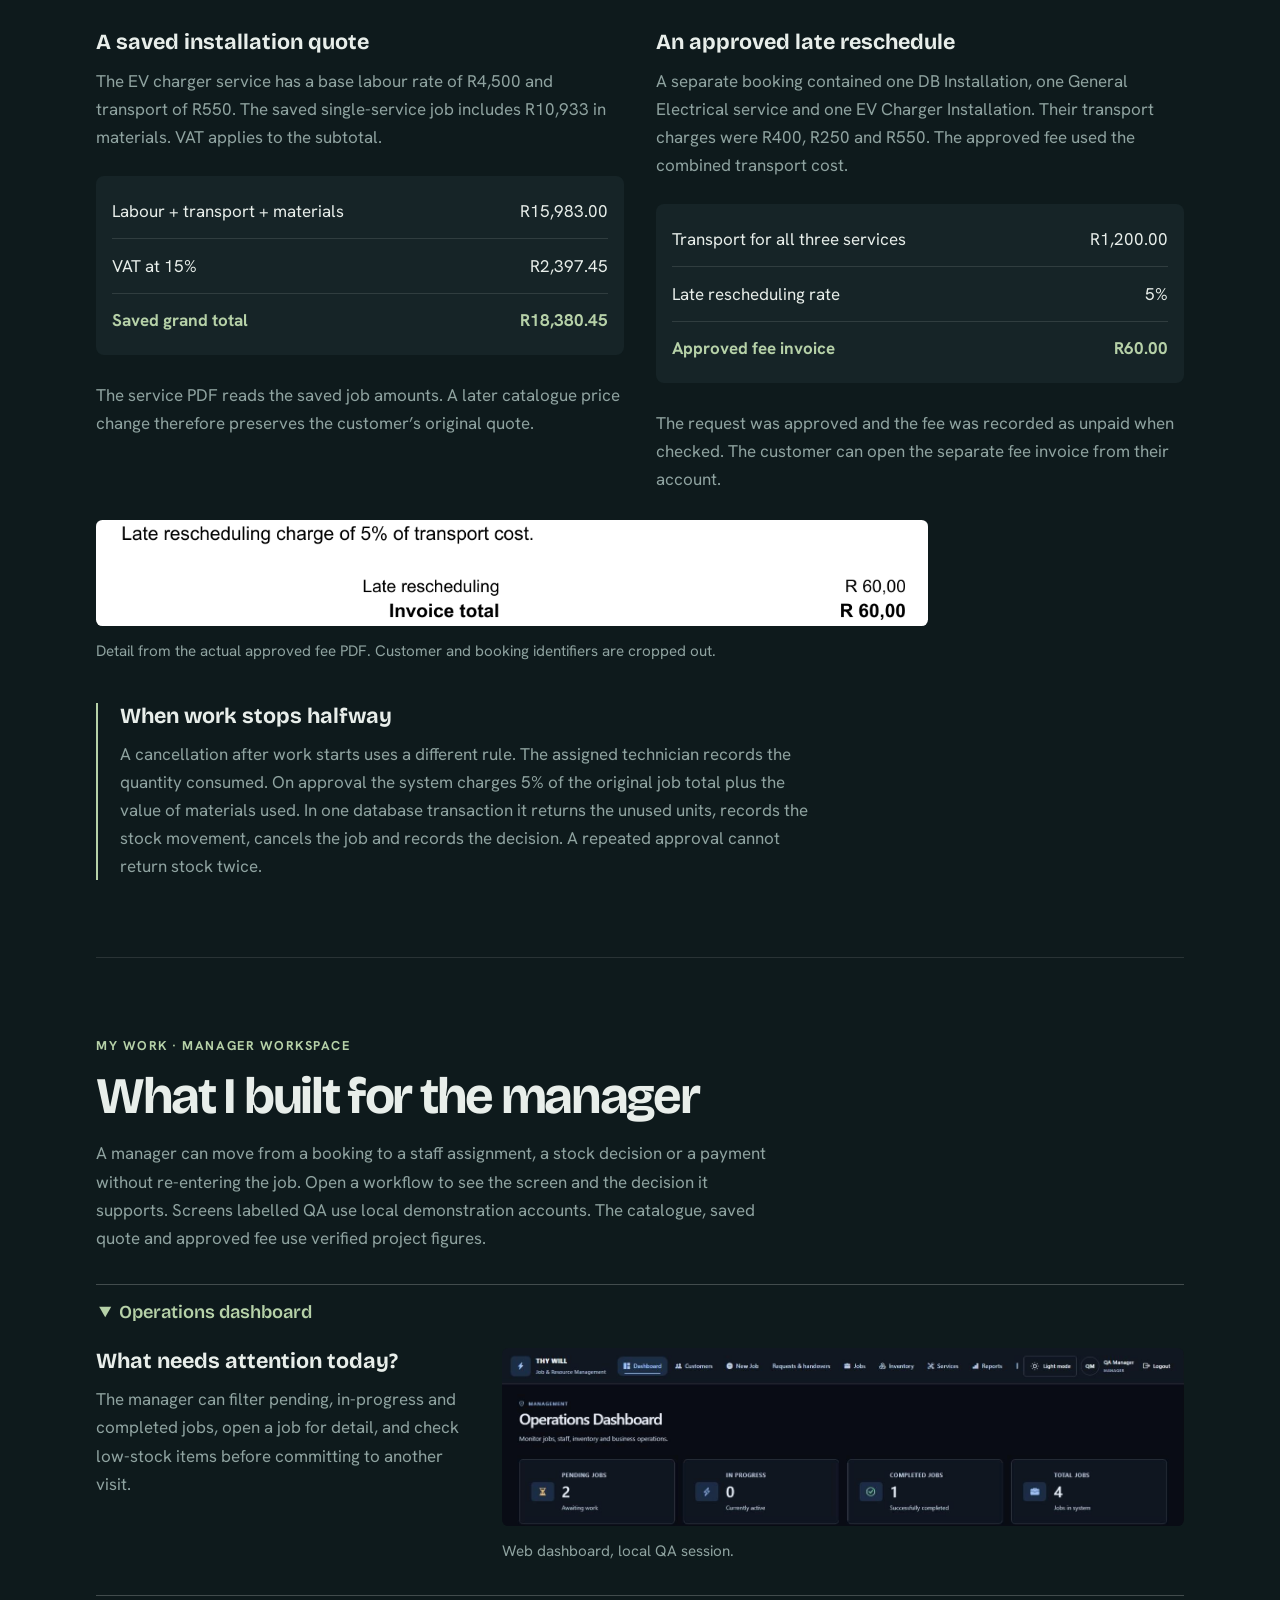
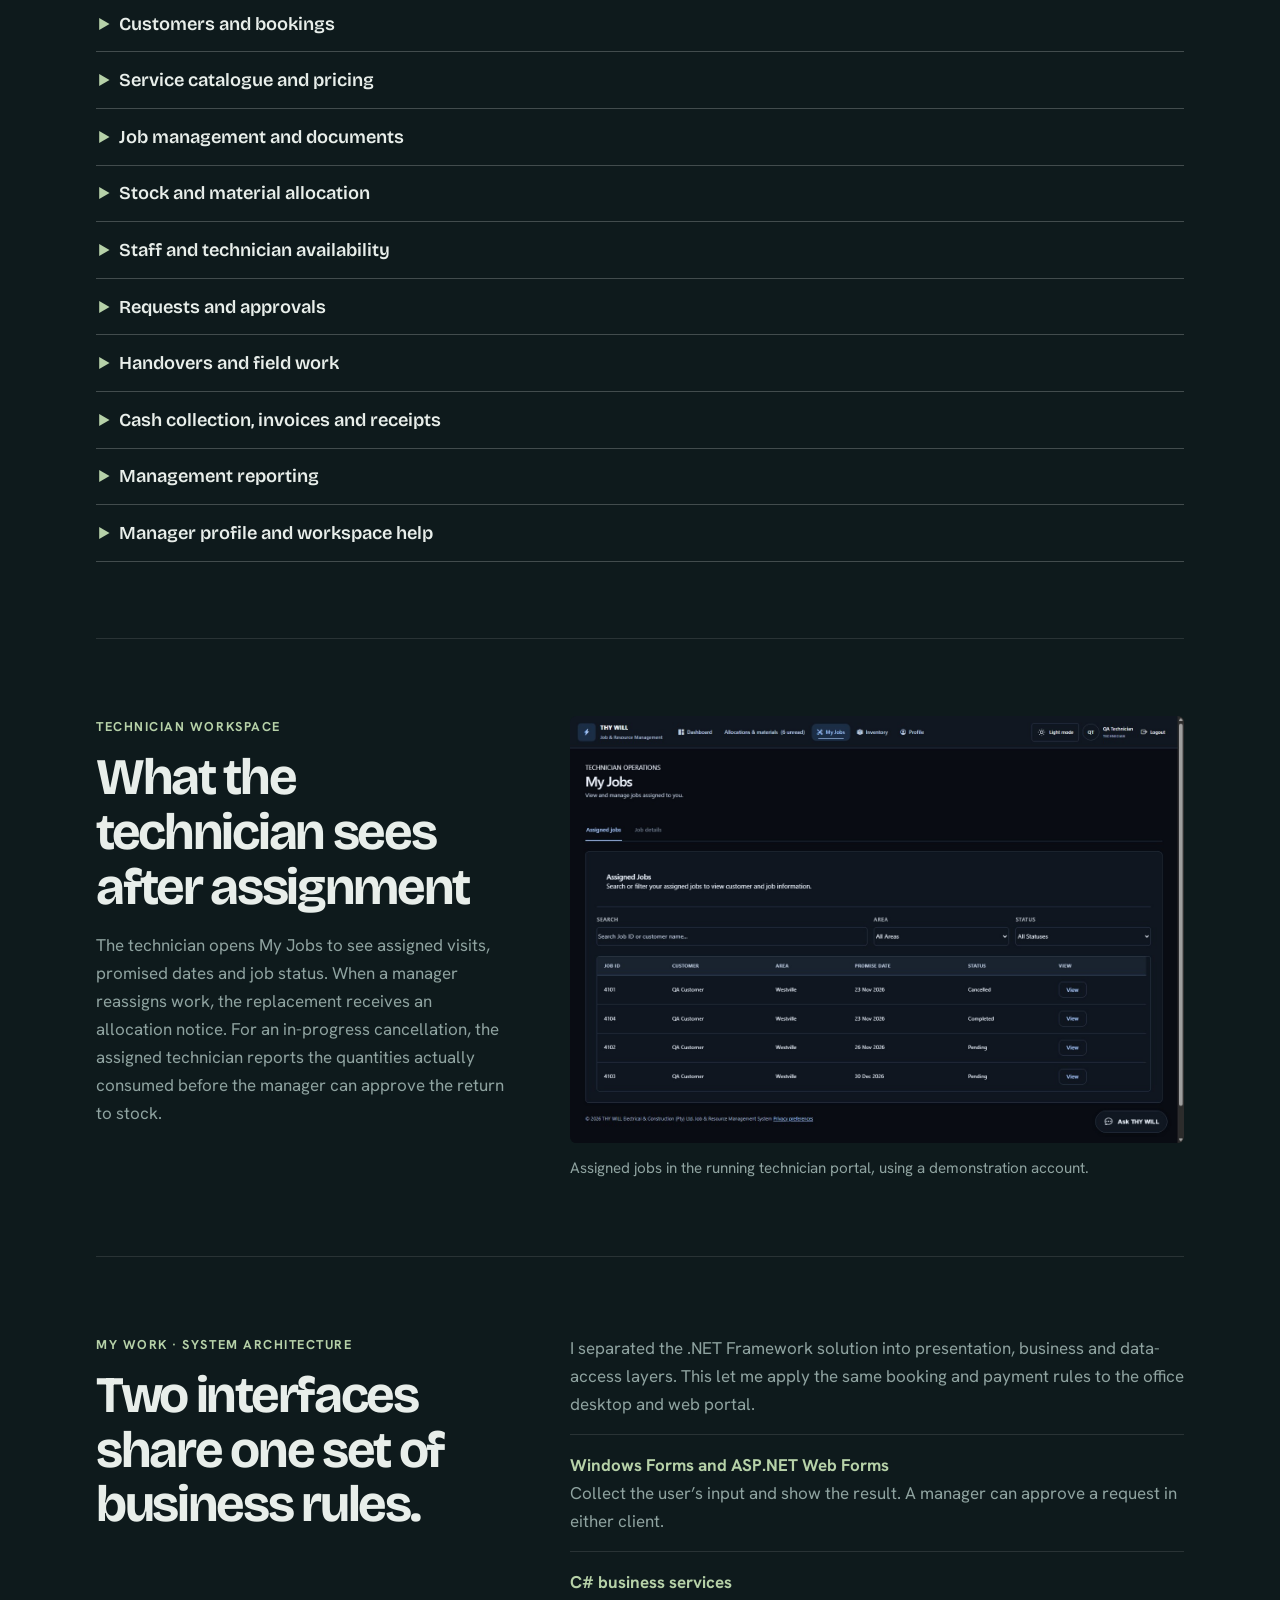
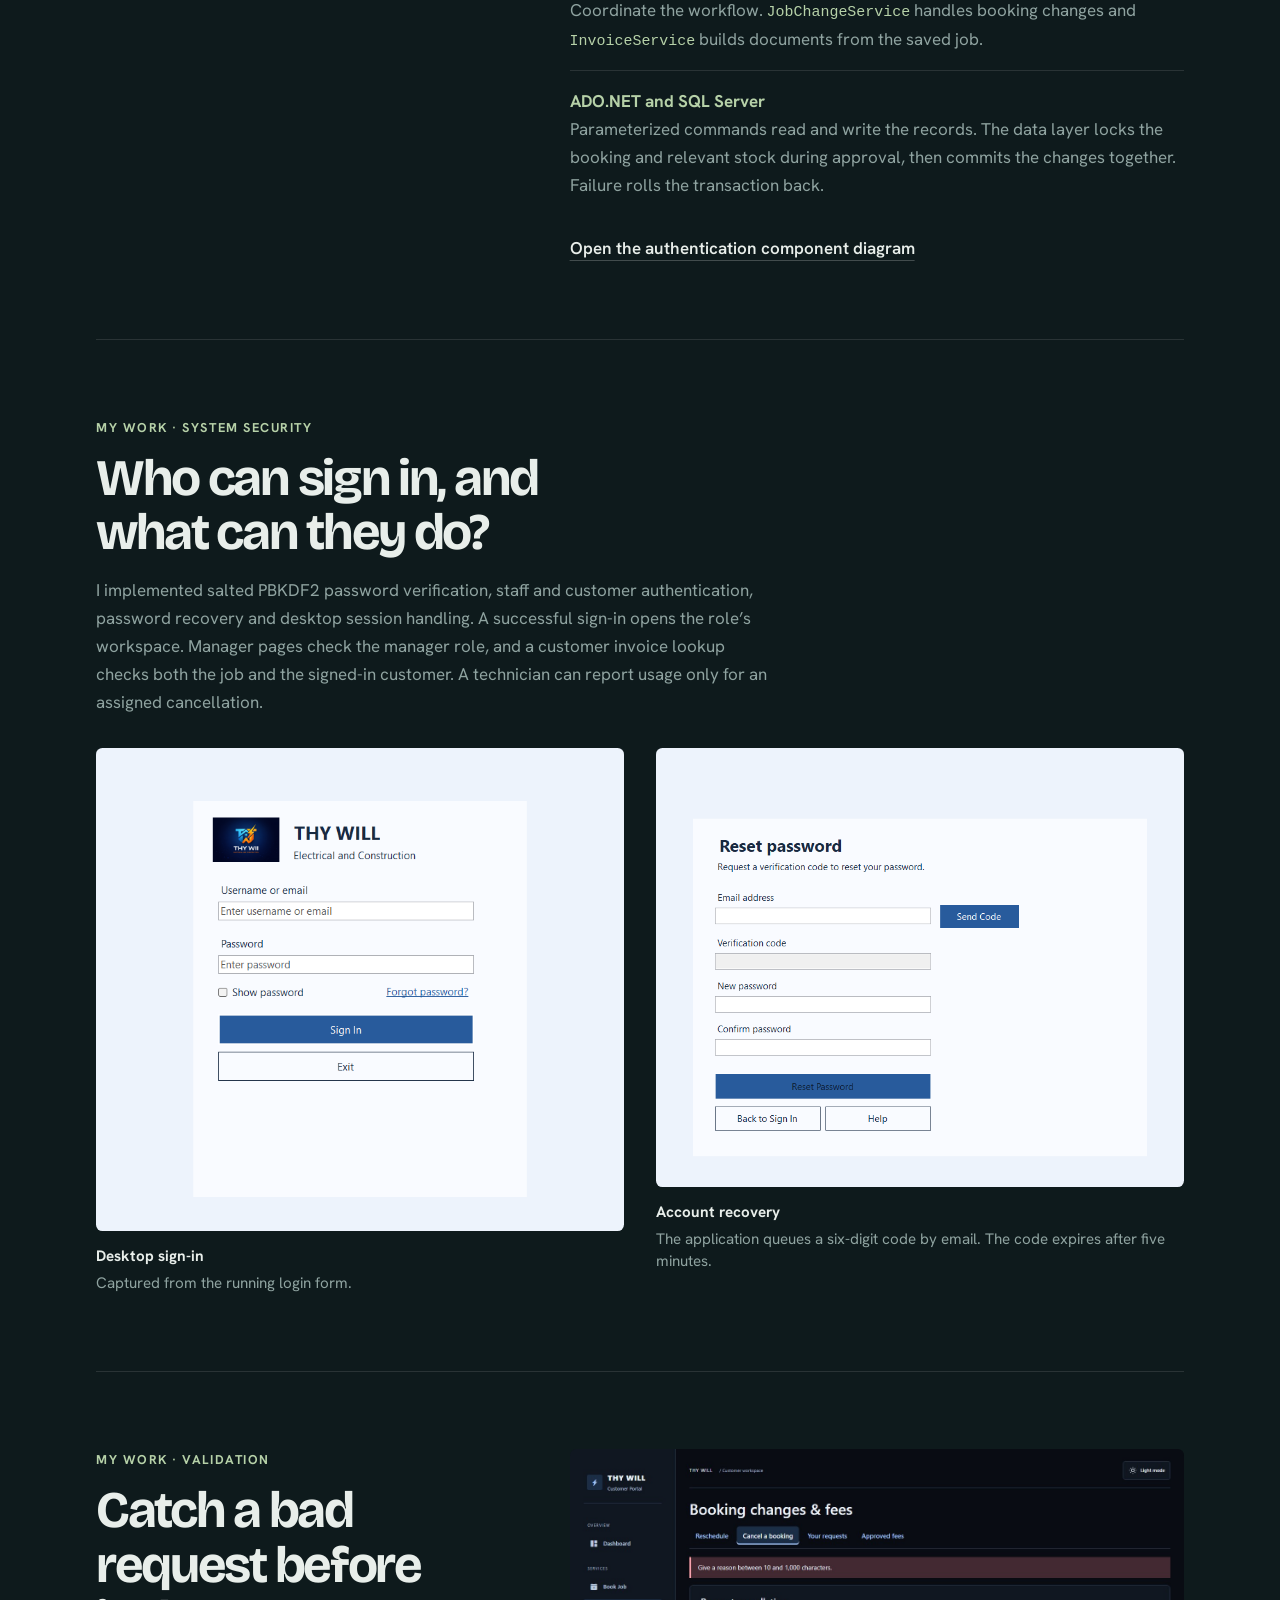
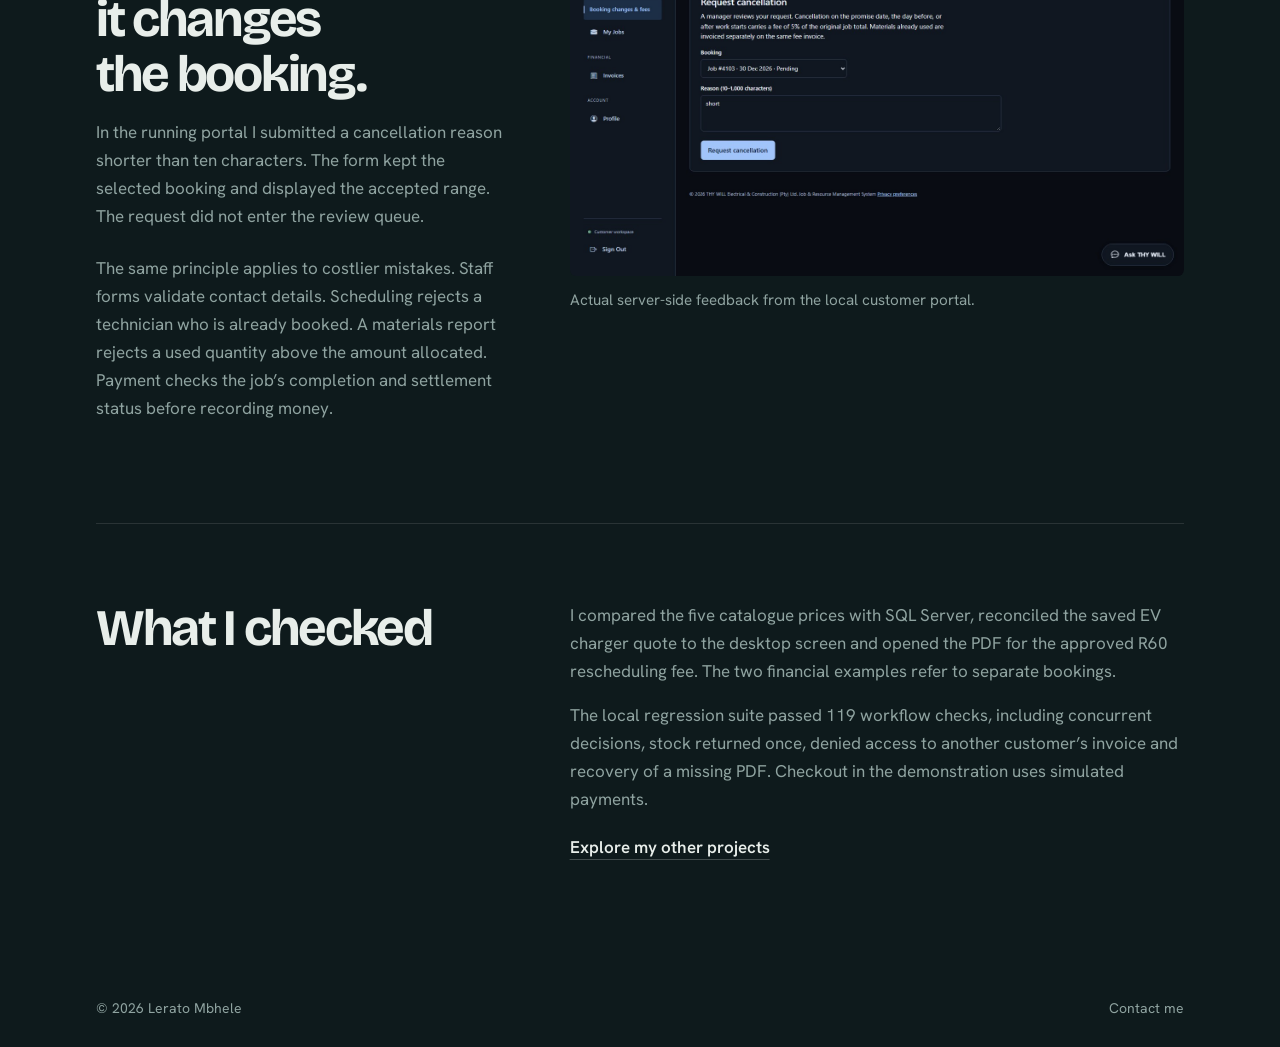
<file: ThyWill.html>
<!DOCTYPE html>
<html lang="en">
<head>
  <meta charset="UTF-8">
  <meta name="viewport" content="width=device-width, initial-scale=1">
  <meta name="theme-color" content="#0e1a1c">

  <title>THY WILL service management | Lerato Mbhele</title>
  <meta
    name="description"
    content="Lerato Mbhele’s case study on the THY WILL manager workspace, transactions, security, validation and shared C# architecture."
  >

  <link rel="preconnect" href="https://fonts.googleapis.com">
  <link rel="preconnect" href="https://fonts.gstatic.com" crossorigin>
  <link
    href="https://fonts.googleapis.com/css2?family=Bricolage+Grotesque:opsz,wght@12..96,400;12..96,500;12..96,600;12..96,700;12..96,800&family=Hanken+Grotesk:wght@400;500;600;700&display=swap"
    rel="stylesheet"
  >

  <link rel="stylesheet" href="styles.css">
  <script>document.documentElement.classList.add("js");</script>
  <script src="script.js" defer></script>

  <link rel="stylesheet" href="thywill.css">
</head>
<body>

  <a class="skip-link" href="#main">Skip to content</a>

  <!-- HEADER -->
  <header class="site-header">

    <a class="brand" href="index.html" aria-label="Lerato Mbhele, home">
      <span class="brand-mark" aria-hidden="true">LM</span>
      <span class="brand-name">Lerato Mbhele</span>
    </a>

    <button
      class="nav-toggle"
      type="button"
      aria-controls="site-nav"
      aria-expanded="false"
      aria-label="Toggle navigation"
    >
      <span class="nav-toggle-label">Menu</span>
    </button>

    <nav class="site-nav" id="site-nav" aria-label="Main navigation">
      <a href="index.html#about">About</a>
      <a href="index.html#skills">Skills</a>
      <a href="index.html#contact">Contact</a>
      <a class="btn btn-small btn-primary" href="index.html">
        Portfolio home
      </a>
    </nav>

  </header>


  <main id="main" class="thy-story">
    <a class="back-link" href="index.html#work">Back to selected work</a>
    <header class="story-intro" data-reveal>
      <div><p class="eyebrow">THY WILL · Final-year group project</p>
        <h1>From a service quote to the final invoice<span class="title-period">.</span></h1>
        <p class="story-lead">An EV charger installation starts with R4,500 in labour. The customer sees R18,380.45. A manager needs to explain every rand in between.</p>
        <p>Over two semesters, our team built a job and resource management system for an electrical and construction business. I built the manager workspace and worked across both clients on transactions, system security, architecture and validation.</p>
        <div class="hero-actions"><a class="link" href="#transactions">Trace the figures</a> <a class="btn btn-ghost" href="https://ist-wst-group-34-evfsa0bcctd3acab.southafricanorth-01.azurewebsites.net/" target="_blank" rel="noopener noreferrer">Open live demo</a> <a class="link" href="https://github.com/Mbhele451/thy-will-job-management" target="_blank" rel="noopener noreferrer"><svg class="link-icon" aria-hidden="true" focusable="false" viewBox="0 0 24 24"><path d="M12 .297a12 12 0 0 0-3.794 23.386c.6.111.82-.261.82-.578v-2.234c-3.338.726-4.042-1.61-4.042-1.61-.546-1.387-1.333-1.756-1.333-1.756-1.09-.745.083-.73.083-.73 1.205.085 1.84 1.237 1.84 1.237 1.07 1.835 2.809 1.305 3.495.998.108-.776.418-1.305.762-1.604-2.665-.303-5.467-1.332-5.467-5.931 0-1.31.469-2.382 1.236-3.222-.124-.303-.536-1.524.117-3.176 0 0 1.008-.323 3.301 1.23a11.51 11.51 0 0 1 3.003-.404c1.02.005 2.047.138 3.003.404 2.291-1.553 3.297-1.23 3.297-1.23.655 1.652.243 2.873.119 3.176.77.84 1.235 1.912 1.235 3.222 0 4.61-2.807 5.625-5.479 5.922.43.372.814 1.103.814 2.222v3.286c0 .319.216.694.825.576A12.003 12.003 0 0 0 12 .297z"/></svg>View GitHub &#8599;</a></div>
        <p class="section-intro"><small>Hosted on university Azure. The student subscription may end in February 2027.</small></p>
      </div><div class="hero-evidence"><figure><a class="shot" href="assets/thywill-booking-detail.png" aria-label="Enlarge image. One EV Charger Installation in the desktop cart with a grand total of R18 380,45."><img src="assets/thywill-booking-detail.png" width="743" height="560" alt="One EV Charger Installation in the desktop cart with a grand total of R18 380,45."></a><figcaption><strong>Desktop booking</strong> One EV charger installation, quoted at R18,380.45 including VAT. The cost breakdown below reconciles to the saved job.</figcaption></figure></div>
    </header>
    <nav class="story-nav" aria-label="Case study sections" data-reveal><a href="#business-case">Business case</a><a href="#transactions">Transactions</a><a href="#manager">Manager workspace</a><a href="#architecture">Architecture</a><a href="#security">Security</a><a href="#validation">Validation</a></nav>
    <section id="business-case" class="story-section split">
      <h2>One job connects the office, the technician and the customer.</h2>
      <div class="story-copy" data-reveal><p>The office promises a date and quotes the work. The stockroom must know which materials are available. The technician knows what was used on site. If the customer moves or cancels the visit, the manager has to reconcile all three records before accounts can explain a charge.</p>
      <p>I organised the manager’s work around the job number. It connects the customer, service quantities, technician, promised date, material allocations and financial documents. Customers use the portal to book, request changes and view invoices. Technicians see their assignments and report materials used when work stops.</p></div>
    </section>
    <section id="transactions" class="story-section">
      <p class="eyebrow">My work · Transactions</p><h2>Two transactions, two different calculations.</h2>
      <div class="story-pair"><article data-reveal><h3>A saved installation quote</h3>
      <p>The EV charger service has a base labour rate of R4,500 and transport of R550. The saved single-service job includes R10,933 in materials. VAT applies to the subtotal.</p>
      <dl class="fee-lines"><div><dt>Labour + transport + materials</dt><dd>R15,983.00</dd></div><div><dt>VAT at 15%</dt><dd>R2,397.45</dd></div><div class="fee-total"><dt>Saved grand total</dt><dd>R18,380.45</dd></div></dl>
      <p>The service PDF reads the saved job amounts. A later catalogue price change therefore preserves the customer’s original quote.</p></article>
      <article data-reveal><h3>An approved late reschedule</h3>
      <p>A separate booking contained one DB Installation, one General Electrical service and one EV Charger Installation. Their transport charges were R400, R250 and R550. The approved fee used the combined transport cost.</p>
      <dl class="fee-lines"><div><dt>Transport for all three services</dt><dd>R1,200.00</dd></div><div><dt>Late rescheduling rate</dt><dd>5%</dd></div><div class="fee-total"><dt>Approved fee invoice</dt><dd>R60.00</dd></div></dl>
      <p>The request was approved and the fee was recorded as unpaid when checked. The customer can open the separate fee invoice from their account.</p></article></div>
      <div class="transaction-proof" data-reveal><figure><a class="shot" href="assets/workflow/approved-rescheduling-fee.png" aria-label="Enlarge image. Application-generated invoice showing a late rescheduling charge of R60,00 and an invoice total of R60,00."><img src="assets/workflow/approved-rescheduling-fee.png" width="1127" height="144" alt="Application-generated invoice showing a late rescheduling charge of R60,00 and an invoice total of R60,00."></a><figcaption>Detail from the actual approved fee PDF. Customer and booking identifiers are cropped out.</figcaption></figure></div>
      <aside class="story-note" data-reveal><h3>When work stops halfway</h3><p>A cancellation after work starts uses a different rule. The assigned technician records the quantity consumed. On approval the system charges 5% of the original job total plus the value of materials used. In one database transaction it returns the unused units, records the stock movement, cancels the job and records the decision. A repeated approval cannot return stock twice.</p></aside>
    </section>
    <section id="manager" class="story-section"><p class="eyebrow">My work · Manager workspace</p><h2>What I built for the manager</h2>
    <p class="section-intro">A manager can move from a booking to a staff assignment, a stock decision or a payment without re-entering the job. Open a workflow to see the screen and the decision it supports. Screens labelled QA use local demonstration accounts. The catalogue, saved quote and approved fee use verified project figures.</p>
    <div class="manager-tour"><details name="manager-workflow" class="tour-entry" open data-reveal><summary>Operations dashboard</summary><div class="tour-layout"><div><h3>What needs attention today?</h3><p>The manager can filter pending, in-progress and completed jobs, open a job for detail, and check low-stock items before committing to another visit.</p></div><figure><a class="shot" href="assets/workflow/operations-summary.jpg" aria-label="Enlarge image. Manager dashboard with separate job-status cards."><img src="assets/workflow/operations-summary.jpg" width="1425" height="372" alt="Manager dashboard with separate job-status cards."></a><figcaption>Web dashboard, local QA session.</figcaption></figure></div></details><details name="manager-workflow" class="tour-entry" data-reveal><summary>Customers and bookings</summary><div class="tour-layout"><div><h3>Create work against the right customer.</h3><p>Staff can find a customer, review their profile, add services and quantities to a booking, and choose a promise date and available technician. The booking retains the customer and quote under one job number.</p></div><figure><a class="shot" href="assets/workflow/manager-customers.jpg" aria-label="Enlarge image. Customer directory with search, filters and a profile action."><img src="assets/workflow/manager-customers.jpg" width="1440" height="1000" alt="Customer directory with search, filters and a profile action."></a><figcaption>Customer directory in the manager portal, using a QA customer.</figcaption></figure></div></details><details name="manager-workflow" class="tour-entry" data-reveal><summary>Service catalogue and pricing</summary><div class="tour-layout"><div><h3>Keep quotes consistent at the point of booking.</h3><p>I built the manager workflow for reviewing service rates and maintaining their material requirements. The catalogue pairs each labour rate with its own transport charge. DB Installation is R400 for transport, EV Charger Installation R550, General Electrical R250, Geyser Installation R350 and High Load Circuit Installation R600. All five list VAT at 15%.</p></div><figure><a class="shot" href="assets/workflow/service-catalogue.png" aria-label="Enlarge image. Five services with labour, transport and VAT. Transport ranges from R250 to R600."><img src="assets/workflow/service-catalogue.png" width="1788" height="440" alt="Five services with labour, transport and VAT. Transport ranges from R250 to R600."></a><figcaption>The supplied manager screenshot. All five rows were checked against the project’s SQL Server catalogue.</figcaption></figure></div></details><details name="manager-workflow" class="tour-entry" data-reveal><summary>Job management and documents</summary><div class="tour-layout"><div><h3>Explain how an individual job was priced.</h3><p>The job workspace exposes status, technician, services and the saved breakdown. In this High Load Circuit Installation the R4,000 labour, R600 transport and R1,922 materials total R6,522 before VAT. Adding R978.30 VAT gives the R7,500.30 shown on screen.</p></div><figure><a class="shot" href="assets/workflow/saved-job-costs.png" aria-label="Enlarge image. Job detail showing High Load Circuit Installation and the saved grand total of R7 500,30."><img src="assets/workflow/saved-job-costs.png" width="433" height="210" alt="Job detail showing High Load Circuit Installation and the saved grand total of R7 500,30."></a><figcaption>Desktop job detail, cropped to the service and cost breakdown.</figcaption></figure></div></details><details name="manager-workflow" class="tour-entry" data-reveal><summary>Stock and material allocation</summary><div class="tour-layout"><div><h3>Decide what can be booked and what needs replenishing.</h3><p>The manager can add items, search stock, compare quantity on hand with reorder levels, and record restock or waste. Job allocation links stock to a specific booking. When a cancellation is approved, the unused quantity returns to stock and the consumed quantity is valued using its allocation cost.</p></div><figure><a class="shot" href="assets/thywill-stock-detail.png" aria-label="Enlarge image. Inventory grid with item names, stock on hand, unit price and reorder level."><img src="assets/thywill-stock-detail.png" width="949" height="573" alt="Inventory grid with item names, stock on hand, unit price and reorder level."></a><figcaption>Desktop stock register, cropped to the operational columns.</figcaption></figure></div></details><details name="manager-workflow" class="tour-entry" data-reveal><summary>Staff and technician availability</summary><div class="tour-layout"><div><h3>Choose who can take the visit.</h3><p>The manager maintains staff records, roles, employment status and technician availability. Scheduling checks the promised day for conflicts. A manager can then hand an open job to an eligible replacement with a handover note.</p></div><figure><a class="shot" href="assets/workflow/manager-staff.jpg" aria-label="Enlarge image. Manager staff directory showing role counts and staff management controls."><img src="assets/workflow/manager-staff.jpg" width="1440" height="1000" alt="Manager staff directory showing role counts and staff management controls."></a><figcaption>Staff management in the local QA portal.</figcaption></figure></div></details><details name="manager-workflow" class="tour-entry" data-reveal><summary>Requests and approvals</summary><div class="tour-layout"><div><h3>Review a change before it alters the job.</h3><p>The manager opens the request, reads the reason, and approves or declines it. For an in-progress cancellation, approval waits for the technician’s usage report. Late rescheduling can instead create a fee on the approved date change.</p></div><figure><a class="shot" href="assets/workflow/manager-decisions.jpg" aria-label="Enlarge image. Review queue showing request type, requester, requested date and decision status."><img src="assets/workflow/manager-decisions.jpg" width="1440" height="1000" alt="Review queue showing request type, requester, requested date and decision status."></a><figcaption>Manager review queue with local QA requests.</figcaption></figure></div></details><details name="manager-workflow" class="tour-entry" data-reveal><summary>Handovers and field work</summary><div class="tour-layout"><div><h3>Keep an open booking assigned.</h3><p>The reassignment queue lets the manager check open jobs, select a replacement and record the reason for the handover. The replacement technician receives an allocation notice and sees the assignment in My Jobs.</p></div><figure><a class="shot" href="assets/workflow/manager-handover.jpg" aria-label="Enlarge image. Manager reassignment queue with open jobs visible."><img src="assets/workflow/manager-handover.jpg" width="1440" height="1000" alt="Manager reassignment queue with open jobs visible."></a><figcaption>Reassignment screen from the local manager session.</figcaption></figure></div></details><details name="manager-workflow" class="tour-entry" data-reveal><summary>Cash collection, invoices and receipts</summary><div class="tour-layout"><div><h3>Keep the amount billed separate from money received.</h3><p>For a completed, unpaid service the manager can record cash received. The application checks eligibility and prevents a second settlement. Staff can open or save the invoice and, after successful payment, the receipt. The customer portal also supports simulated card, EFT and wallet checkout.</p></div><figure><a class="shot" href="assets/workflow/job-actions.png" aria-label="Enlarge image. Desktop job toolbar with Collect Cash, invoice PDF and receipt PDF actions."><img src="assets/workflow/job-actions.png" width="1440" height="112" alt="Desktop job toolbar with Collect Cash, invoice PDF and receipt PDF actions."></a><figcaption>Current Windows Forms job actions. Availability depends on the selected job and its payment status.</figcaption></figure></div></details><details name="manager-workflow" class="tour-entry" data-reveal><summary>Management reporting</summary><div class="tour-layout"><div><h3>Read financial and operational results together.</h3><p>The manager opens Power BI inside the application. Report views cover job type and cost, geography, detailed records, operations, materials, staff performance and payment analysis. The payment view lets the manager compare outstanding amounts, collections and failed attempts.</p></div><figure><a class="shot" href="assets/workflow/manager-report.jpg" aria-label="Enlarge image. Embedded Power BI report with payment indicators for amount due, outstanding payments and collections."><img src="assets/workflow/manager-report.jpg" width="1425" height="691" alt="Embedded Power BI report with payment indicators for amount due, outstanding payments and collections."></a><figcaption>The report loaded inside the running manager website. These tiles reflect the report dataset.</figcaption></figure></div></details><details name="manager-workflow" class="tour-entry" data-reveal><summary>Manager profile and workspace help</summary><div class="tour-layout"><div><h3>Find the right workspace and maintain account details.</h3><p>The profile displays role, employment status and access, with actions to maintain personal details and change a password. The desktop assistant accepts workspace questions such as how to check inventory and offers a shortcut to the relevant tab.</p></div><figure><a class="shot" href="assets/workflow/manager-profile.jpg" aria-label="Enlarge image. Manager profile showing the QA manager’s access and workspace shortcuts."><img src="assets/workflow/manager-profile.jpg" width="1440" height="1000" alt="Manager profile showing the QA manager’s access and workspace shortcuts."></a><figcaption>Profile and access overview from the local manager session.</figcaption></figure></div></details></div></section>
<section id="field-work" class="story-section split"><div><p class="eyebrow">Technician workspace</p><h2>What the technician sees after assignment</h2><p class="section-intro">The technician opens My Jobs to see assigned visits, promised dates and job status. When a manager reassigns work, the replacement receives an allocation notice. For an in-progress cancellation, the assigned technician reports the quantities actually consumed before the manager can approve the return to stock.</p></div><figure><a class="shot" href="assets/workflow/technician-jobs.jpg" aria-label="Enlarge technician job assignments"><img width="1440" height="1000" src="assets/workflow/technician-jobs.jpg" alt="Technician My Jobs screen with customer, service, promise date and status filters."></a><figcaption>Assigned jobs in the running technician portal, using a demonstration account.</figcaption></figure></section><section id="architecture" class="story-section split"><div><p class="eyebrow">My work · System architecture</p><h2>Two interfaces share one set of business rules.</h2></div>
<div class="story-copy" data-reveal><p>I separated the .NET Framework solution into presentation, business and data-access layers. This let me apply the same booking and payment rules to the office desktop and web portal.</p>
<dl class="architecture-steps"><div><dt>Windows Forms and ASP.NET Web Forms</dt><dd>Collect the user’s input and show the result. A manager can approve a request in either client.</dd></div><div><dt>C# business services</dt><dd>Coordinate the workflow. <code>JobChangeService</code> handles booking changes and <code>InvoiceService</code> builds documents from the saved job.</dd></div><div><dt>ADO.NET and SQL Server</dt><dd>Parameterized commands read and write the records. The data layer locks the booking and relevant stock during approval, then commits the changes together. Failure rolls the transaction back.</dd></div></dl>
<a class="link" href="assets/thywill-authentication-architecture.png">Open the authentication component diagram</a></div></section>
<section id="security" class="story-section"><p class="eyebrow">My work · System security</p><h2>Who can sign in, and what can they do?</h2>
<p class="section-intro">I implemented salted PBKDF2 password verification, staff and customer authentication, password recovery and desktop session handling. A successful sign-in opens the role’s workspace. Manager pages check the manager role, and a customer invoice lookup checks both the job and the signed-in customer. A technician can report usage only for an assigned cancellation.</p>
<div class="story-pair auth-shots"><figure data-reveal><a class="shot" href="assets/thywill-login.png" aria-label="Enlarge image. Current THY WILL Windows Forms sign-in with username or email and a masked password field."><img src="assets/thywill-login.png" width="760" height="695" alt="Current THY WILL Windows Forms sign-in with username or email and a masked password field."></a><figcaption><strong>Desktop sign-in</strong> Captured from the running login form.</figcaption></figure><figure data-reveal><a class="shot" href="assets/thywill-password-reset.png" aria-label="Enlarge image. Current account recovery form with email, verification code, new password and confirmation fields."><img src="assets/thywill-password-reset.png" width="860" height="715" alt="Current account recovery form with email, verification code, new password and confirmation fields."></a><figcaption><strong>Account recovery</strong> The application queues a six-digit code by email. The code expires after five minutes.</figcaption></figure></div></section>
<section id="validation" class="story-section split" data-reveal><div><p class="eyebrow">My work · Validation</p><h2>Catch a bad request before it changes the booking.</h2>
<p class="section-intro">In the running portal I submitted a cancellation reason shorter than ten characters. The form kept the selected booking and displayed the accepted range. The request did not enter the review queue.</p><p class="section-intro">The same principle applies to costlier mistakes. Staff forms validate contact details. Scheduling rejects a technician who is already booked. A materials report rejects a used quantity above the amount allocated. Payment checks the job’s completion and settlement status before recording money.</p></div><figure><a class="shot" href="assets/workflow/validation.jpg" aria-label="Enlarge image. Customer form showing the validation message after entering a short cancellation reason."><img src="assets/workflow/validation.jpg" width="1440" height="1000" alt="Customer form showing the validation message after entering a short cancellation reason."></a><figcaption>Actual server-side feedback from the local customer portal.</figcaption></figure></section>
<section id="verification" class="story-section split"><h2>What I checked</h2><div class="story-copy" data-reveal><p>I compared the five catalogue prices with SQL Server, reconciled the saved EV charger quote to the desktop screen and opened the PDF for the approved R60 rescheduling fee. The two financial examples refer to separate bookings.</p><p>The local regression suite passed 119 workflow checks, including concurrent decisions, stock returned once, denied access to another customer’s invoice and recovery of a missing PDF. Checkout in the demonstration uses simulated payments.</p><a class="link" href="index.html#work">Explore my other projects</a></div></section></main>  <footer class="site-footer" data-reveal><p>© <span data-year></span> Lerato Mbhele</p><a href="index.html#contact">Contact me</a></footer>
  <dialog class="shot-viewer" aria-label="Expanded screenshot"><button type="button" autofocus>Close image</button><img alt=""></dialog>
  <script src="case-photos.js" defer></script>
</body>
</html>
</file>
<file: styles.css>
/* ==========================================================================
   Lerato Mbhele, portfolio
   Palette (named): Tide #0e1a1c, Kelp #162427, Mist #e8eeea, Reed #8fa3a0,
   Lichen #b6d1a8 (the one accent), Sand #e3d5b8 (portrait highlight only).
   Type: Bricolage Grotesque for display, Hanken Grotesk for reading.
   ========================================================================== */

:root {
  --tide: #0e1a1c;
  --tide-deep: #0a1214;
  --kelp: #162427;
  --kelp-hi: #1d3034;
  --mist: #e8eeea;
  --reed: #8fa3a0;
  --lichen: #b6d1a8;
  --sand: #e3d5b8;

  --line: rgba(232, 238, 234, 0.12);
  --line-strong: rgba(232, 238, 234, 0.24);

  --display: "Bricolage Grotesque", "Segoe UI", system-ui, sans-serif;
  --body: "Hanken Grotesk", "Segoe UI", system-ui, sans-serif;

  --ease: cubic-bezier(0.22, 1, 0.36, 1);
  --gutter: clamp(1.25rem, 5vw, 4rem);
  --max: 76rem;
  --section-space: clamp(5rem, 11vw, 9.5rem);
  --header-h: 4.5rem;
}

/* ---------- Base ---------- */
*, *::before, *::after { box-sizing: border-box; }

html {
  scroll-behavior: smooth;
  scroll-padding-top: calc(var(--header-h) + 1rem);
  -webkit-text-size-adjust: 100%;
}

body {
  margin: 0;
  background: var(--tide);
  color: var(--mist);
  font-family: var(--body);
  font-size: clamp(1rem, 0.96rem + 0.2vw, 1.0625rem);
  line-height: 1.65;
  overflow-x: hidden;
  -webkit-font-smoothing: antialiased;
}

/* Soft light from the upper left, plus a faint grain so large areas don't feel flat */
body::before {
  content: "";
  position: fixed;
  inset: 0;
  z-index: -1;
  background:
    radial-gradient(60rem 40rem at 8% -8%, rgba(182, 209, 168, 0.1), transparent 60%),
    radial-gradient(50rem 36rem at 105% 38%, rgba(70, 120, 128, 0.14), transparent 60%),
    var(--tide);
}
body::after {
  content: "";
  position: fixed;
  inset: 0;
  z-index: -1;
  pointer-events: none;
  opacity: 0.05;
  background-image: url("data:image/svg+xml,%3Csvg xmlns='http://www.w3.org/2000/svg' width='160' height='160'%3E%3Cfilter id='n'%3E%3CfeTurbulence type='fractalNoise' baseFrequency='.9' numOctaves='2' stitchTiles='stitch'/%3E%3C/filter%3E%3Crect width='100%25' height='100%25' filter='url(%23n)'/%3E%3C/svg%3E");
}

img, svg { display: block; max-width: 100%; }
a { color: inherit; }
ul, dl, dd { margin: 0; padding: 0; list-style: none; }
h1, h2, h3, p, figure { margin: 0; }
code { font-family: ui-monospace, "SFMono-Regular", Menlo, monospace; font-size: 0.88em; color: var(--lichen); }

:focus-visible {
  outline: 2px solid var(--lichen);
  outline-offset: 3px;
  border-radius: 4px;
}

.skip-link {
  position: absolute;
  left: 1rem;
  top: -4rem;
  z-index: 100;
  padding: 0.6rem 1rem;
  background: var(--lichen);
  color: var(--tide);
  font-weight: 600;
  border-radius: 8px;
  transition: top 0.2s var(--ease);
}
.skip-link:focus { top: 1rem; }

/* ---------- Buttons and links ---------- */
.btn {
  display: inline-flex;
  align-items: center;
  justify-content: center;
  gap: 0.5rem;
  padding: 0.85rem 1.4rem;
  border: 1px solid transparent;
  border-radius: 999px;
  font: 600 0.95rem/1 var(--body);
  text-decoration: none;
  cursor: pointer;
  transition: background-color 0.3s var(--ease), border-color 0.3s var(--ease), color 0.3s var(--ease), transform 0.3s var(--ease);
}
.btn-primary { background: var(--lichen); color: var(--tide); }
.btn-primary:hover { background: #cde3c1; transform: translateY(-2px); }
.btn-ghost { border-color: var(--line-strong); color: var(--mist); background: transparent; }
.btn-ghost:hover { border-color: var(--lichen); color: var(--lichen); transform: translateY(-2px); }
.btn-small { padding: 0.6rem 1.05rem; font-size: 0.875rem; }

.link {
  display: inline-block;
  font-weight: 600;
  text-decoration: underline;
  text-decoration-color: var(--line-strong);
  text-underline-offset: 0.35em;
  text-decoration-thickness: 1px;
  transition: color 0.3s var(--ease), text-decoration-color 0.3s var(--ease);
}
.link:hover { color: var(--lichen); text-decoration-color: var(--lichen); }

/* ---------- Header ---------- */
.site-header {
  position: fixed;
  inset: 0 0 auto 0;
  z-index: 50;
  height: var(--header-h);
  display: flex;
  align-items: center;
  justify-content: space-between;
  padding: 0 var(--gutter);
  border-bottom: 1px solid transparent;
  transition: background-color 0.4s var(--ease), border-color 0.4s var(--ease), backdrop-filter 0.4s var(--ease);
}
.site-header.is-scrolled {
  background: rgba(14, 26, 28, 0.72);
  border-bottom-color: var(--line);
  -webkit-backdrop-filter: blur(16px) saturate(1.2);
  backdrop-filter: blur(16px) saturate(1.2);
}

.brand { display: flex; align-items: center; gap: 0.75rem; text-decoration: none; }
.brand-mark {
  display: grid;
  place-items: center;
  width: 2.5rem;
  height: 2.5rem;
  border-radius: 0.75rem 0.75rem 0.75rem 0.2rem;
  background: var(--lichen);
  color: var(--tide);
  font: 800 0.95rem/1 var(--display);
  letter-spacing: -0.04em;
}
.brand-name { font: 600 1rem/1 var(--display); letter-spacing: -0.01em; }

.site-nav { display: flex; align-items: center; gap: clamp(1.25rem, 3vw, 2.25rem); }
.site-nav a:not(.btn) {
  position: relative;
  font-size: 0.95rem;
  font-weight: 500;
  color: var(--reed);
  text-decoration: none;
  padding: 0.25rem 0;
  transition: color 0.3s var(--ease);
}
.site-nav a:not(.btn)::after {
  content: "";
  position: absolute;
  left: 0; right: 0; bottom: -2px;
  height: 1px;
  background: var(--lichen);
  transform: scaleX(0);
  transform-origin: left;
  transition: transform 0.4s var(--ease);
}
.site-nav a:not(.btn):hover,
.site-nav a.is-active { color: var(--mist); }
.site-nav a:not(.btn):hover::after,
.site-nav a.is-active::after { transform: scaleX(1); }

.nav-toggle {
  display: none;
  padding: 0.55rem 1rem;
  border: 1px solid var(--line-strong);
  border-radius: 999px;
  background: transparent;
  color: var(--mist);
  font: 600 0.875rem/1 var(--body);
  cursor: pointer;
}

/* ---------- Hero ---------- */
.hero {
  max-width: var(--max);
  margin: 0 auto;
  min-height: 100svh;
  padding: calc(var(--header-h) + clamp(2rem, 6vw, 5rem)) var(--gutter) clamp(4rem, 8vw, 7rem);
  display: grid;
  grid-template-columns: minmax(0, 1.2fr) minmax(0, 0.8fr);
  align-items: center;
  gap: clamp(2rem, 6vw, 6rem);
}

.availability {
  display: inline-flex;
  align-items: center;
  gap: 0.7rem;
  margin-bottom: 1.75rem;
  padding: 0.5rem 1rem 0.5rem 0.85rem;
  border: 1px solid var(--line);
  border-radius: 999px;
  background: rgba(22, 36, 39, 0.6);
  color: var(--reed);
  font-size: 0.875rem;
  line-height: 1.4;
}

.pulse {
  flex: none;
  width: 0.5rem;
  height: 0.5rem;
  border-radius: 50%;
  background: var(--lichen);
  box-shadow: 0 0 0 0 rgba(182, 209, 168, 0.5);
  animation: pulse 2.8s ease-out infinite;
}
@keyframes pulse {
  0%   { box-shadow: 0 0 0 0 rgba(182, 209, 168, 0.45); }
  70%  { box-shadow: 0 0 0 0.6rem rgba(182, 209, 168, 0); }
  100% { box-shadow: 0 0 0 0 rgba(182, 209, 168, 0); }
}

.hero h1 {
  max-width: 14ch;
  font: 800 clamp(2.9rem, 7.4vw, 6.4rem)/0.98 var(--display);
  letter-spacing: -0.045em;
  text-wrap: balance;
}

.hero-intro {
  max-width: 34rem;
  margin-top: 1.75rem;
  color: var(--reed);
  font-size: clamp(1.02rem, 1rem + 0.3vw, 1.18rem);
  line-height: 1.7;
}

.hero-actions { display: flex; flex-wrap: wrap; gap: 0.75rem; margin-top: 2.25rem; }

/* Portrait: an arch, a sand outline pushed off to one side, and two glass notes overlapping its edge */
.portrait { position: relative; width: min(100%, 26rem); justify-self: end; margin-bottom: 1.5rem; }

.portrait-frame {
  position: relative;
  aspect-ratio: 3 / 4;
  border-radius: 999px 999px 1.5rem 1.5rem;
  overflow: hidden;
  background: var(--kelp);
  isolation: isolate;
}
.portrait-frame img {
  width: 100%;
  height: 100%;
  object-fit: cover;
  object-position: 32% 30%;
  filter: saturate(0.88) contrast(1.04) brightness(0.98);
}
/* tonal wash to bring the photo into the palette */
.portrait-frame::after {
  content: "";
  position: absolute;
  inset: 0;
  background: linear-gradient(180deg, rgba(14, 26, 28, 0) 55%, rgba(14, 26, 28, 0.55)),
              linear-gradient(135deg, rgba(182, 209, 168, 0.1), transparent 50%);
  mix-blend-mode: multiply;
  pointer-events: none;
}
.portrait::before {
  content: "";
  position: absolute;
  inset: 0;
  transform: translate(1.1rem, 1.1rem);
  border: 1px solid rgba(227, 213, 184, 0.55);
  border-radius: 999px 999px 1.5rem 1.5rem;
  z-index: -1;
}

.glass {
  position: absolute;
  padding: 0.85rem 1.1rem;
  border: 1px solid rgba(232, 238, 234, 0.18);
  border-radius: 1rem;
  background: rgba(14, 26, 28, 0.55);
  -webkit-backdrop-filter: blur(14px) saturate(1.3);
  backdrop-filter: blur(14px) saturate(1.3);
  box-shadow: 0 18px 40px rgba(0, 0, 0, 0.28);
}
.glass-edu {
  left: -2.5rem;
  bottom: 2.25rem;
  max-width: 15.5rem;
  display: grid;
  gap: 0.15rem;
  font-size: 0.8125rem;
  line-height: 1.4;
  color: var(--reed);
}
.glass-edu strong { font: 600 0.9rem/1.3 var(--display); color: var(--mist); letter-spacing: -0.01em; }
.glass-place {
  right: -0.75rem;
  top: 42%;
  display: flex;
  align-items: center;
  gap: 0.6rem;
  padding: 0.6rem 0.95rem;
  border-radius: 999px;
  font-size: 0.8125rem;
  white-space: nowrap;
}

/* One orchestrated entrance, hero only */
@media (prefers-reduced-motion: no-preference) {
  .hero-copy > * { animation: rise 1s var(--ease) both; }
  .hero-copy > :nth-child(1) { animation-delay: 0.05s; }
  .hero-copy > :nth-child(2) { animation-delay: 0.15s; }
  .hero-copy > :nth-child(3) { animation-delay: 0.3s; }
  .hero-copy > :nth-child(4) { animation-delay: 0.42s; }
  .portrait-frame { animation: arch-in 1.3s var(--ease) 0.15s both; }
  .portrait::before { animation: fade 1.2s var(--ease) 0.7s both; }
  .glass-edu { animation: rise 1s var(--ease) 0.8s both; }
  .glass-place { animation: rise 1s var(--ease) 0.95s both; }
}
@keyframes rise    { from { opacity: 0; transform: translateY(18px); } to { opacity: 1; transform: none; } }
@keyframes fade    { from { opacity: 0; } to { opacity: 1; } }
@keyframes arch-in { from { clip-path: inset(100% 0 0 0 round 999px 999px 1.5rem 1.5rem); } to { clip-path: inset(0 round 999px 999px 1.5rem 1.5rem); } }

/* ---------- Shared section parts ---------- */
.section {
  max-width: var(--max);
  margin: 0 auto;
  padding: var(--section-space) var(--gutter);
  border-top: 1px solid var(--line);
}

.section-head {
  display: flex;
  align-items: end;
  justify-content: space-between;
  gap: 2rem 4rem;
  margin-bottom: clamp(2.5rem, 6vw, 4.5rem);
}
.section-head h2,
.about-copy h2,
.contact h2 {
  font: 700 clamp(2.1rem, 4.6vw, 3.6rem)/1.05 var(--display);
  letter-spacing: -0.04em;
  text-wrap: balance;
}
.section-head p { max-width: 24rem; color: var(--reed); font-size: 0.975rem; }

/* ---------- Projects: staggered, uneven, not a card grid ---------- */
.work-grid {
  display: grid;
  grid-template-columns: repeat(12, minmax(0, 1fr));
  gap: clamp(3.5rem, 7vw, 6rem) clamp(1.25rem, 3vw, 2.5rem);
  align-items: start;
}

.project-kind { color: var(--lichen); font-size: 0.875rem; font-weight: 600; }
.project h3 { margin-top: 0.4rem; font: 700 clamp(1.4rem, 2.2vw, 1.85rem)/1.15 var(--display); letter-spacing: -0.03em; text-wrap: balance; }
.project-body > p:not(.project-kind) { margin-top: 0.9rem; color: var(--reed); font-size: 0.975rem; max-width: 38rem; }
.project-body .contribution { color: var(--mist); }
.project-body .contribution strong { font-weight: 600; }
.project-body .note {
  padding-left: 0.9rem;
  border-left: 2px solid var(--line-strong);
  font-size: 0.875rem;
}

.tags { display: flex; flex-wrap: wrap; gap: 0.4rem; margin: 1.25rem 0 1.4rem; }
.tags li {
  padding: 0.3rem 0.7rem;
  border: 1px solid var(--line);
  border-radius: 999px;
  color: var(--mist);
  font-size: 0.8125rem;
  line-height: 1.4;
}

.plate {
  display: grid;
  place-items: center;
  margin-bottom: 1.5rem;
  color: var(--lichen);
  background:
    radial-gradient(120% 90% at 20% 0%, var(--kelp-hi), var(--kelp) 60%),
    var(--kelp);
  border: 1px solid var(--line);
  overflow: hidden;
  transition: transform 0.6s var(--ease), border-color 0.4s var(--ease);
}
.plate svg { width: min(78%, 22rem); height: auto; }
.project:hover .plate { transform: translateY(-4px); border-color: var(--line-strong); }

.p-thywill { grid-column: 1 / 8; }
.p-thywill .plate { aspect-ratio: 16 / 10; border-radius: 1.75rem 1.75rem 1.75rem 0.25rem; }
.p-thywill .plate img { width: 100%; height: auto; }

.p-ml { grid-column: 9 / 13; margin-top: clamp(0rem, 9vw, 8rem); }
.p-ml .plate { aspect-ratio: 1 / 1; border-radius: 1.25rem; }

.p-cpp { grid-column: 2 / 7; }
.p-cpp .plate { aspect-ratio: 4 / 3; border-radius: 0.25rem 1.75rem 1.75rem 1.75rem; }

.p-next {
  grid-column: 8 / 13;
  align-self: center;
  padding: clamp(1.5rem, 3vw, 2.25rem);
  border: 1px dashed var(--line-strong);
  border-radius: 1.5rem;
  background: rgba(22, 36, 39, 0.35);
}
.p-next p:not(.project-kind) { margin-top: 0.9rem; color: var(--reed); font-size: 0.975rem; }
.p-next .tags { margin-bottom: 0; }

/* Reveal on entry without reserving invisible space or overriding hover transforms. */
@media screen and (prefers-reduced-motion: no-preference) {
  .scroll-enter { animation: scroll-enter 560ms var(--ease); }
  .scroll-enter:focus-within { animation: none; }
  @keyframes scroll-enter {
    from { opacity: .35; translate: 0 14px; }
    to { opacity: 1; translate: 0 0; }
  }
}

.link-icon {
  display: inline-block;
  width: 1em;
  height: 1em;
  flex: none;
  vertical-align: -.13em;
  fill: currentColor;
}
.link > .link-icon { margin-inline-end: .35em; }

/* ---------- About ---------- */
.about {
  display: grid;
  grid-template-columns: minmax(0, 1.1fr) minmax(0, 0.9fr);
  gap: clamp(2.5rem, 7vw, 7rem);
  align-items: start;
}
.about-copy h2 { max-width: 16ch; margin-bottom: 1.75rem; }
.about-copy p { max-width: 34rem; color: var(--reed); }
.about-copy p + p { margin-top: 1.1rem; }

.about-facts { display: grid; gap: 0; padding-top: 0.5rem; }
.fact { padding: 1.4rem 0; border-top: 1px solid var(--line); }
.fact:last-child { border-bottom: 1px solid var(--line); }
.fact h3 { font: 600 1.1rem/1.3 var(--display); letter-spacing: -0.015em; }
.fact p { margin-top: 0.35rem; color: var(--reed); font-size: 0.95rem; }

/* ---------- Skills ---------- */
.skill-list { border-top: 1px solid var(--line); }
.skill-row {
  display: grid;
  grid-template-columns: minmax(9rem, 14rem) 1fr;
  gap: 0.75rem 2rem;
  padding: 1.5rem 0;
  border-bottom: 1px solid var(--line);
  transition: background-color 0.4s var(--ease);
}
.skill-row dt { font: 600 1.05rem/1.5 var(--display); letter-spacing: -0.01em; }
.skill-row ul { display: flex; flex-wrap: wrap; gap: 0.5rem; }
.skill-row li {
  padding: 0.35rem 0.8rem;
  border-radius: 999px;
  background: rgba(232, 238, 234, 0.06);
  font-size: 0.9rem;
  line-height: 1.4;
  transition: background-color 0.3s var(--ease), color 0.3s var(--ease);
}
.skill-row li:hover { background: rgba(182, 209, 168, 0.16); color: var(--lichen); }
.skill-row-learning dt { color: var(--lichen); }
.skill-row-learning li { background: transparent; border: 1px dashed var(--line-strong); }

/* ---------- Contact ---------- */
.contact {
  position: relative;
  overflow: hidden;
  padding: var(--section-space) var(--gutter);
  border-top: 1px solid var(--line);
  background:
    radial-gradient(40rem 24rem at 85% 0%, rgba(182, 209, 168, 0.12), transparent 65%),
    var(--tide-deep);
}
.contact-inner { max-width: var(--max); margin: 0 auto; }
.contact h2 { max-width: 14ch; }
.contact p { max-width: 32rem; margin-top: 1.4rem; color: var(--reed); }

.contact-email {
  display: inline-block;
  margin-top: 2rem;
  font: 700 clamp(1.4rem, 4.2vw, 3rem)/1.15 var(--display);
  letter-spacing: -0.035em;
  text-decoration: underline;
  text-decoration-thickness: 2px;
  text-decoration-color: var(--line-strong);
  text-underline-offset: 0.22em;
  overflow-wrap: anywhere;
  transition: color 0.3s var(--ease), text-decoration-color 0.3s var(--ease);
}
.contact-email:hover { color: var(--lichen); text-decoration-color: var(--lichen); }
.contact-actions { display: flex; flex-wrap: wrap; gap: 0.75rem; margin-top: 2.5rem; }

/* ---------- Footer ---------- */
.site-footer {
  display: flex;
  justify-content: space-between;
  gap: 1rem;
  max-width: var(--max);
  margin: 0 auto;
  padding: 1.75rem var(--gutter);
  color: var(--reed);
  font-size: 0.875rem;
}
.site-footer a { text-decoration: none; }
.site-footer a:hover { color: var(--lichen); }

/* ---------- CV dialog ---------- */
.cv-dialog {
  width: min(62rem, 94vw);
  height: min(90vh, 60rem);
  margin: auto;
  padding: 0;
  border: 1px solid var(--line-strong);
  border-radius: 1.25rem;
  background: var(--kelp);
  color: var(--mist);
  overflow: hidden;
}
.cv-dialog[open] { display: flex; flex-direction: column; animation: dialog-in 0.5s var(--ease); }
.cv-dialog::backdrop {
  background: rgba(6, 12, 13, 0.72);
  -webkit-backdrop-filter: blur(6px);
  backdrop-filter: blur(6px);
}
.cv-dialog[open]::backdrop { animation: fade 0.4s var(--ease); }
@keyframes dialog-in { from { opacity: 0; transform: translateY(16px) scale(0.985); } to { opacity: 1; transform: none; } }

.cv-bar {
  display: flex;
  flex-wrap: wrap;
  align-items: center;
  justify-content: space-between;
  gap: 0.75rem 1rem;
  padding: 0.9rem 1.1rem;
  border-bottom: 1px solid var(--line);
}
.cv-bar h2 { font: 600 1.05rem/1.2 var(--display); letter-spacing: -0.01em; }
.cv-bar-actions { display: flex; flex-wrap: wrap; align-items: center; gap: 0.5rem; }
.cv-close {
  padding: 0.6rem 1rem;
  border: 0;
  border-radius: 999px;
  background: rgba(232, 238, 234, 0.08);
  color: var(--mist);
  font: 600 0.875rem/1 var(--body);
  cursor: pointer;
  transition: background-color 0.3s var(--ease);
}
.cv-close:hover { background: rgba(232, 238, 234, 0.16); }

.cv-frame { position: relative; flex: 1; min-height: 0; background: #fff; }
.cv-frame iframe { position: relative; z-index: 1; width: 100%; height: 100%; border: 0; background: #fff; }
.cv-fallback {
  position: absolute;
  inset: 0;
  display: grid;
  place-content: center;
  padding: 2rem;
  text-align: center;
  color: var(--tide);
}
.cv-fallback a { font-weight: 600; }

/* ---------- Responsive ---------- */
@media (max-width: 62rem) {
  .hero { grid-template-columns: 1fr; min-height: auto; overflow-x: clip; }
  .portrait { justify-self: start; width: min(100%, 22rem); margin-left: 2.5rem; }
  .glass-edu { left: -2.5rem; }

  .p-thywill { grid-column: 1 / -1; }
  .p-ml { grid-column: 7 / 13; margin-top: 0; }
  .p-cpp { grid-column: 1 / 7; }
  .p-next { grid-column: 1 / -1; }
  .p-ml, .p-cpp { grid-row: 2; }
  .p-next { grid-row: 3; }

  .about { grid-template-columns: 1fr; }
}

@media (max-width: 50rem) {
  .nav-toggle { display: inline-flex; }
  .site-nav {
    position: absolute;
    top: var(--header-h);
    left: 0;
    right: 0;
    display: none;
    flex-direction: column;
    align-items: flex-start;
    gap: 1.1rem;
    padding: 1.5rem var(--gutter) 2rem;
    background: rgba(10, 18, 20, 0.96);
    -webkit-backdrop-filter: blur(16px);
    backdrop-filter: blur(16px);
    border-bottom: 1px solid var(--line);
  }
  .site-nav.is-open { display: flex; animation: fade 0.3s var(--ease); }
  .site-nav a:not(.btn) { font-size: 1.15rem; }

  .section-head { flex-direction: column; align-items: flex-start; }

  .work-grid { display: flex; flex-direction: column; gap: 4rem; }
  .p-ml .plate, .p-cpp .plate { aspect-ratio: 4 / 3; }

  .skill-row { grid-template-columns: 1fr; }

  .portrait { margin-left: 1.5rem; }
  .glass-edu { left: -1.5rem; }
  .glass-place { right: -0.5rem; }
  .cv-bar-actions .btn { flex: 1; }
}

@media (prefers-reduced-motion: reduce) {
  html { scroll-behavior: auto; }
  *, *::before, *::after { animation: none !important; transition: none !important; }
}

.project-links {
  display: flex;
  flex-wrap: wrap;
  gap: 0.75rem 1.5rem;
  margin-top: 1.25rem;
}

/* ==========================================================================
   StationaryHub case study
   ========================================================================== */

.eyebrow {
  color: var(--lichen);
  font-size: 0.8rem;
  font-weight: 700;
  letter-spacing: 0.12em;
  text-transform: uppercase;
}

.case-hero {
  max-width: var(--max);
  margin: 0 auto;
  padding: calc(var(--header-h) + clamp(3rem, 7vw, 6rem)) var(--gutter)
           clamp(4rem, 9vw, 7rem);
  display: grid;
  grid-template-columns: minmax(0, 1.2fr) minmax(17rem, 0.8fr);
  align-items: end;
  gap: clamp(2.5rem, 6vw, 6rem);
}

.back-link {
  display: inline-block;
  margin-bottom: clamp(2.5rem, 5vw, 4rem);
  color: var(--reed);
  font-size: 0.9rem;
  text-decoration: none;
}

.back-link:hover { color: var(--lichen); }

.case-hero-copy {
  grid-column: 1;
  container-type: inline-size; /* lets the title size itself to this column */
}

.case-hero-copy .eyebrow { margin-bottom: 1.2rem; }

.case-hero h1 {
  font: 800 clamp(2.75rem, 6.4vw, 5.75rem)/0.9 var(--display);
  /* "StationaryHub." is about 6em wide, so size it from its column to keep the word whole */
  font-size: clamp(2.5rem, 15.5cqi, 7.5rem);
  letter-spacing: -0.065em;
  overflow-wrap: anywhere;
}

.title-period { color: var(--lichen); }

.case-lead {
  max-width: 40rem;
  margin-top: 1.75rem;
  color: var(--reed);
  font-size: clamp(1.1rem, 1rem + 0.6vw, 1.35rem);
  line-height: 1.7;
}

.case-hero .hero-actions { margin-top: 2rem; }

.case-summary {
  grid-column: 2;
  padding: clamp(1.25rem, 3vw, 2rem);
  border: 1px solid var(--line);
  border-radius: 1.25rem;
  background: linear-gradient(145deg, rgba(29, 48, 52, 0.82), rgba(22, 36, 39, 0.48));
  box-shadow: 0 24px 60px rgba(0, 0, 0, 0.12);
}

.summary-top {
  display: flex;
  justify-content: space-between;
  gap: 1rem;
  padding-bottom: 1rem;
  border-bottom: 1px solid var(--line);
}

.summary-label {
  font: 600 1rem/1.4 var(--display);
}

.summary-index {
  color: var(--reed);
  font-size: 0.8rem;
  font-variant-numeric: tabular-nums;
}

.summary-list > div {
  display: grid;
  grid-template-columns: minmax(5.5rem, 0.75fr) minmax(0, 1.25fr);
  gap: 1rem;
  padding: 1rem 0;
  border-bottom: 1px solid var(--line);
}

.summary-list dt {
  color: var(--reed);
  font-size: 0.85rem;
}

.summary-list dd {
  color: var(--mist);
  font-size: 0.9rem;
  font-weight: 600;
  overflow-wrap: anywhere;
}

.summary-note {
  margin-top: 1.1rem;
  color: var(--reed);
  font-size: 0.85rem;
  line-height: 1.6;
}

.case-visual-section {
  padding: clamp(3rem, 7vw, 6rem) var(--gutter);
  background: rgba(10, 18, 20, 0.45);
  border-top: 1px solid var(--line);
  border-bottom: 1px solid var(--line);
}

.case-visual-heading {
  max-width: var(--max);
  margin: 0 auto 2.5rem;
}

.case-visual-heading h2 {
  margin-top: 0.75rem;
  font: 700 clamp(2rem, 4.5vw, 3.6rem)/1.08 var(--display);
  letter-spacing: -0.045em;
}

.case-visual-heading > p:last-child {
  max-width: 36rem;
  margin-top: 1rem;
  color: var(--reed);
}

.system-visual {
  max-width: 46rem;
  margin: 0 auto;
  padding: clamp(1rem, 4vw, 2.5rem);
  border: 1px solid var(--line);
  border-radius: 1.5rem;
  background:
    radial-gradient(70% 80% at 50% 0%, rgba(182, 209, 168, 0.07), transparent 75%),
    var(--kelp);
}

.system-node {
  display: grid;
  grid-template-columns: 2.5rem minmax(0, 1fr);
  gap: 0.1rem 1rem;
  align-items: center;
  max-width: 32rem;
  margin: 0 auto;
  padding: 1.15rem 1.25rem;
  border: 1px solid var(--line-strong);
  border-radius: 0.85rem;
  background: rgba(14, 26, 28, 0.65);
}

.system-node-number {
  grid-row: span 2;
  color: var(--lichen);
  font: 700 0.85rem/1 var(--display);
}

.system-node strong {
  font: 600 1.05rem/1.4 var(--display);
}

.system-node > span:last-child {
  color: var(--reed);
  font-size: 0.875rem;
}

.system-stock { border-color: rgba(182, 209, 168, 0.42); }

.system-connector {
  display: grid;
  place-items: center;
  height: 2.6rem;
  color: var(--lichen);
  font-size: 1.5rem;
}

.system-visual figcaption {
  margin-top: 1.5rem;
  color: var(--reed);
  font-size: 0.8rem;
  text-align: center;
}

.case-section { scroll-margin-top: calc(var(--header-h) + 1rem); }

.case-two-column {
  display: grid;
  grid-template-columns: minmax(0, 0.8fr) minmax(0, 1.2fr);
  align-items: start;
  gap: clamp(2.5rem, 7vw, 7rem);
}

.case-sticky-heading h2 {
  margin-top: 1rem;
  font: 700 clamp(2rem, 4.4vw, 3.5rem)/1.08 var(--display);
  letter-spacing: -0.045em;
  text-wrap: balance;
}

.case-prose {
  max-width: 43rem;
  color: var(--reed);
}

.case-prose > p + p { margin-top: 1.2rem; }

.case-prose h3 {
  margin: 2rem 0 0.5rem;
  color: var(--mist);
  font: 600 1.2rem/1.3 var(--display);
}

.insight {
  display: flex;
  gap: 1rem;
  margin-top: 2rem;
  padding: 1.2rem;
  border-left: 2px solid var(--lichen);
  background: rgba(182, 209, 168, 0.055);
}

.insight-mark {
  flex: none;
  color: var(--lichen);
  font-size: 1.25rem;
}

.insight p { font-size: 0.95rem; }
.insight strong { color: var(--mist); }

.architecture-grid {
  display: grid;
  grid-template-columns: repeat(2, minmax(0, 1fr));
  border-top: 1px solid var(--line);
  border-left: 1px solid var(--line);
}

.architecture-item {
  min-height: 13rem;
  padding: clamp(1.25rem, 3vw, 2rem);
  border-right: 1px solid var(--line);
  border-bottom: 1px solid var(--line);
  transition: background-color 0.3s var(--ease);
}

.architecture-item:hover {
  background: rgba(182, 209, 168, 0.045);
}

.architecture-index {
  color: var(--lichen);
  font: 700 0.85rem/1 var(--display);
}

.architecture-item h3 {
  margin-top: 1.5rem;
  font: 600 1.25rem/1.25 var(--display);
}

.architecture-item p {
  margin-top: 0.6rem;
  color: var(--reed);
  font-size: 0.95rem;
}

.contribution-item {
  display: grid;
  grid-template-columns: 2.5rem minmax(0, 1fr);
  gap: 1rem;
  padding: 1.5rem 0;
  border-top: 1px solid var(--line);
}

.contribution-item:first-of-type { margin-top: 1.5rem; }

.contribution-number {
  color: var(--lichen);
  font: 700 0.85rem/1.5 var(--display);
}

.contribution-item h3 {
  margin: 0;
  color: var(--mist);
  font: 600 1.1rem/1.4 var(--display);
}

.contribution-item p {
  margin-top: 0.45rem;
  color: var(--reed);
  font-size: 0.95rem;
}

.evidence-grid {
  display: grid;
  grid-template-columns: minmax(0, 0.8fr) minmax(0, 1.2fr);
  gap: clamp(2.5rem, 5vw, 3.5rem) clamp(1.25rem, 3vw, 2.5rem);
  align-items: start;
}

.evidence-item { min-width: 0; }

.evidence-diagram { grid-column: 1 / -1; }

/* Frames hug the image: no forced aspect ratio, no cropping, no upscaling */
.evidence-image {
  overflow: hidden;
  border: 1px solid var(--line-strong);
  border-radius: 1rem;
  background: var(--kelp);
}

.evidence-image img {
  width: auto;
  max-width: 100%;
  height: auto;
  margin: 0 auto;
}

/* Matches the terminal's own background so a narrow capture sits flush in a wide frame */
.evidence-terminal { background: #191a1b; }

/* The class diagram is very wide: fill the column, scroll sideways on small screens */
.evidence-diagram-frame {
  overflow-x: auto;
  overscroll-behavior-x: contain;
  background: #fff;
  transition: border-color 0.4s var(--ease);
}

.evidence-diagram-frame:hover,
.evidence-diagram-frame:focus-within { border-color: var(--lichen); }

.evidence-diagram-frame a {
  display: block;
  cursor: zoom-in;
  border-radius: inherit;
}

.evidence-diagram-frame img {
  width: 100%;
  min-width: 62rem;
  max-width: none;
}

.evidence-item figcaption {
  display: grid;
  gap: 0.4rem;
  padding-top: 1rem;
}

.evidence-label {
  color: var(--lichen);
  font-size: 0.78rem;
  font-weight: 700;
  letter-spacing: 0.08em;
  text-transform: uppercase;
}

.evidence-item figcaption strong {
  font: 600 1.1rem/1.4 var(--display);
}

.evidence-desc {
  max-width: 44rem;
  color: var(--reed);
  font-size: 0.9rem;
}

.case-outro {
  padding: var(--section-space) var(--gutter);
  border-top: 1px solid var(--line);
  background:
    radial-gradient(40rem 24rem at 85% 0%, rgba(182, 209, 168, 0.1), transparent 65%),
    var(--tide-deep);
  text-align: center;
}

.case-outro > * {
  max-width: 42rem;
  margin-right: auto;
  margin-left: auto;
}

.case-outro h2 {
  margin-top: 1rem;
  font: 700 clamp(2.2rem, 5vw, 4rem)/1.05 var(--display);
  letter-spacing: -0.045em;
}

.case-outro > p:not(.eyebrow) {
  margin-top: 1rem;
  color: var(--reed);
}

.case-outro .hero-actions { justify-content: center; }

@media (max-width: 50rem) {
  .case-hero {
    grid-template-columns: 1fr;
    align-items: start;
  }

  .case-hero-copy,
  .case-summary { grid-column: 1; }

  .case-two-column { grid-template-columns: 1fr; }

  .architecture-grid { grid-template-columns: 1fr; }

  .architecture-item { min-height: auto; }

  .evidence-grid { grid-template-columns: 1fr; }

  /* Long console lines stay legible: scroll sideways instead of shrinking */
  .evidence-orders .evidence-image {
    overflow-x: auto;
    overscroll-behavior-x: contain;
  }

  .evidence-orders .evidence-image img { min-width: 34rem; }
}
</file>
<file: thywill.css>
.thy-story {
  max-width: var(--max);
  margin: 0 auto;
  padding: calc(var(--header-h) + 2rem) var(--gutter) 2rem;
}
.thy-story .back-link { margin-bottom: 2.25rem; }
.story-intro, .thy-story .split, .story-pair { display: grid; gap: clamp(2rem, 5vw, 4rem); }
.story-intro { grid-template-columns: minmax(0, 1fr) minmax(0, 1.1fr); align-items: center; }
.thy-story h1, .thy-story h2, .thy-story h3 { font-family: var(--display); text-wrap: balance; }
.thy-story h1 { max-width: 14ch; margin: .8rem 0 1.3rem; font-size: clamp(2.75rem, 5.6vw, 5rem); line-height: .99; letter-spacing: -.06em; }
.thy-story h2 { max-width: 24ch; font-size: clamp(1.95rem, 4vw, 3.3rem); line-height: 1.07; letter-spacing: -.045em; }
.thy-story h3 { margin: 0 0 .65rem; font-size: 1.35rem; line-height: 1.24; }
.thy-story p, .thy-story figcaption { color: var(--reed); }
.thy-story .eyebrow { color: var(--lichen); }
.thy-story .story-lead { color: var(--mist); font-size: 1.18rem; line-height: 1.55; margin-bottom: 1rem; }
.thy-story .link { display: inline-block; margin-top: 1.2rem; }
.thy-story .hero-actions { align-items: center; gap: 0.875rem 1.5rem; }
.thy-story .hero-actions .link { margin-top: 0; white-space: nowrap; }
.hero-evidence { padding: clamp(.75rem, 2vw, 1.5rem); background: var(--kelp); border: 1px solid var(--line); border-radius: 1rem; }
.shot { display: block; border-radius: .4rem; overflow: hidden; cursor: zoom-in; }
.shot img { width: 100%; height: auto; }
.thy-story figcaption { margin-top: .85rem; font-size: .95rem; line-height: 1.5; }
.thy-story figcaption strong { display: block; color: var(--mist); margin-bottom: .25rem; }
.story-nav { display: flex; flex-wrap: wrap; gap: .35rem 1.5rem; padding: 1.1rem 0; margin-top: 3.5rem; border-block: 1px solid var(--line); }
.story-nav a { padding: .25rem 0; font-size: .95rem; color: var(--lichen); text-underline-offset: .25em; }
.story-section { padding: clamp(2.75rem, 6vw, 5rem) 0; border-bottom: 1px solid var(--line); }
.story-section:last-child { border: 0; }
.thy-story .split { grid-template-columns: minmax(0, .8fr) minmax(0, 1.2fr); align-items: start; }
.story-copy { max-width: 65ch; }
.story-copy > * + * { margin-top: 1rem; }
.story-copy h3 { margin-top: 1.8rem; }
.story-section .eyebrow { margin-bottom: .8rem; }
.story-pair { grid-template-columns: repeat(2, minmax(0, 1fr)); gap: 2rem; margin-top: 2rem; }
.story-pair article { display: flex; flex-direction: column; }
.story-pair article figure { margin-top: auto; padding-top: 1.25rem; }
.story-pair article .shot { background: #eff4fc; aspect-ratio: 1.5; display: grid; place-items: center; }
.story-pair article img { height: 100%; object-fit: contain; }
.story-note { max-width: 72ch; margin-top: 2.5rem; padding-left: 1.4rem; border-left: 2px solid var(--lichen); }
.fee-lines { margin: 1.6rem 0; padding: .5rem 1rem; border-radius: .5rem; background: var(--kelp); }
.fee-lines div { display: flex; justify-content: space-between; align-items: baseline; gap: 1rem; padding: .8rem 0; }
.fee-lines div + div { border-top: 1px solid var(--line); }
.fee-lines dd { text-align: right; font-variant-numeric: tabular-nums; }
.fee-total { color: var(--lichen); font-weight: 700; }
.shot-viewer { max-width: 96vw; max-height: 95vh; padding: .8rem; background: var(--tide); color: var(--mist); border: 1px solid var(--line-strong); border-radius: .7rem; }
.shot-viewer::backdrop { background: rgba(7,15,16,.92); }
.shot-viewer img { max-height: 78vh; height: auto; max-width: 100%; object-fit: contain; }
.shot-viewer button { display: block; margin: 0 0 .7rem auto; padding: .45rem .9rem; font: inherit; background: var(--kelp); color: var(--mist); border: 1px solid var(--line-strong); border-radius: .4rem; cursor: pointer; }
.section-intro { max-width: 68ch; margin: 1rem 0 1.5rem; }
.transaction-proof { max-width: 52rem; margin-top: 1.7rem; }
.manager-tour { margin-top: 2rem; border-top: 1px solid var(--line-strong); }
.tour-entry { border-bottom: 1px solid var(--line-strong); }
.tour-entry summary { cursor: pointer; color: var(--mist); padding: 1.05rem .2rem; font: 600 1.14rem var(--display); }
.tour-entry summary::marker { color: var(--lichen); }
.tour-entry[open] summary { color: var(--lichen); }
.tour-layout { display: grid; grid-template-columns: minmax(0,.7fr) minmax(0,1.3fr); gap: clamp(1.2rem,3vw,3rem); padding: .5rem 0 2rem; }
.architecture-steps div { padding: 1rem 0; border-top: 1px solid var(--line); }
.architecture-steps dt { color: var(--lichen); font-weight: 700; }
.architecture-steps dd { color: var(--reed); }
@media (max-width: 48rem) {
  .story-intro, .thy-story .split, .story-pair, .tour-layout { grid-template-columns: 1fr; gap: 1.4rem; }
  .thy-story h1 { max-width: 17ch; }
  .story-nav { margin-top: 2rem; }
}
</file>
